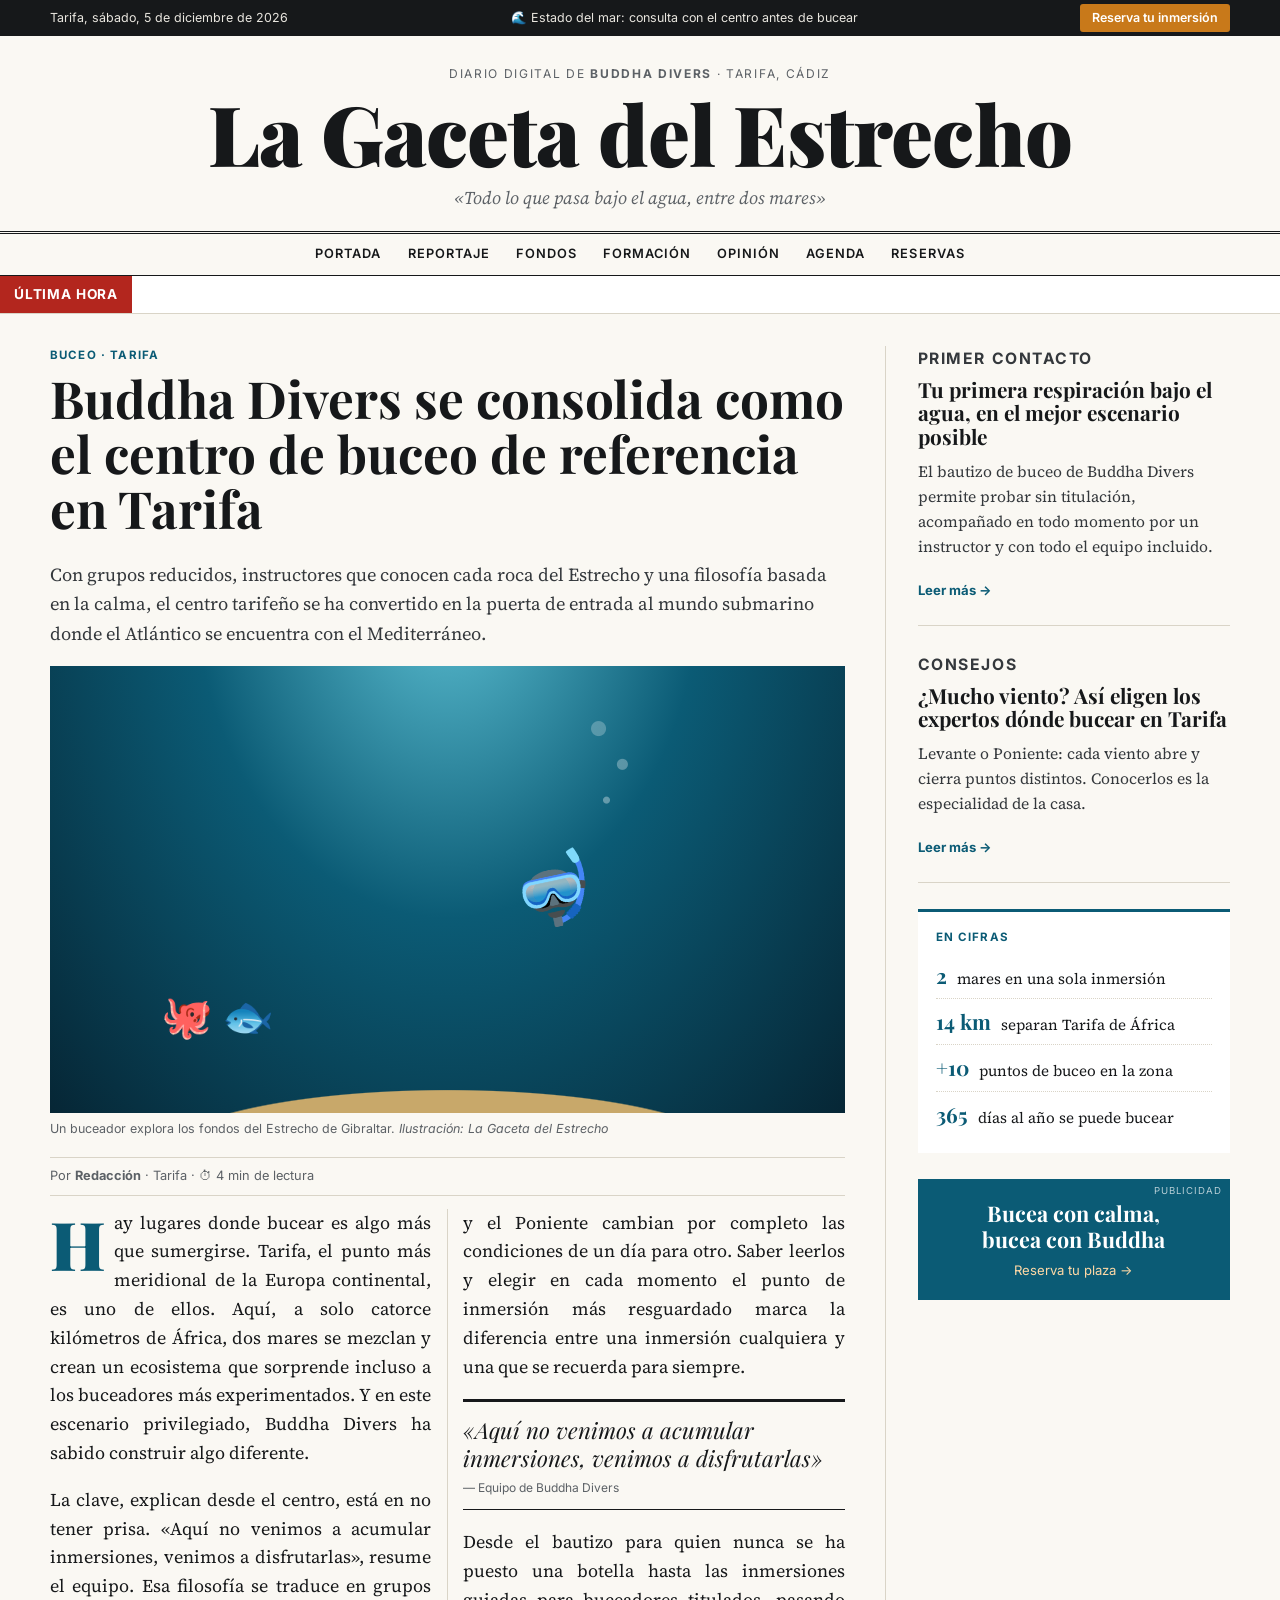
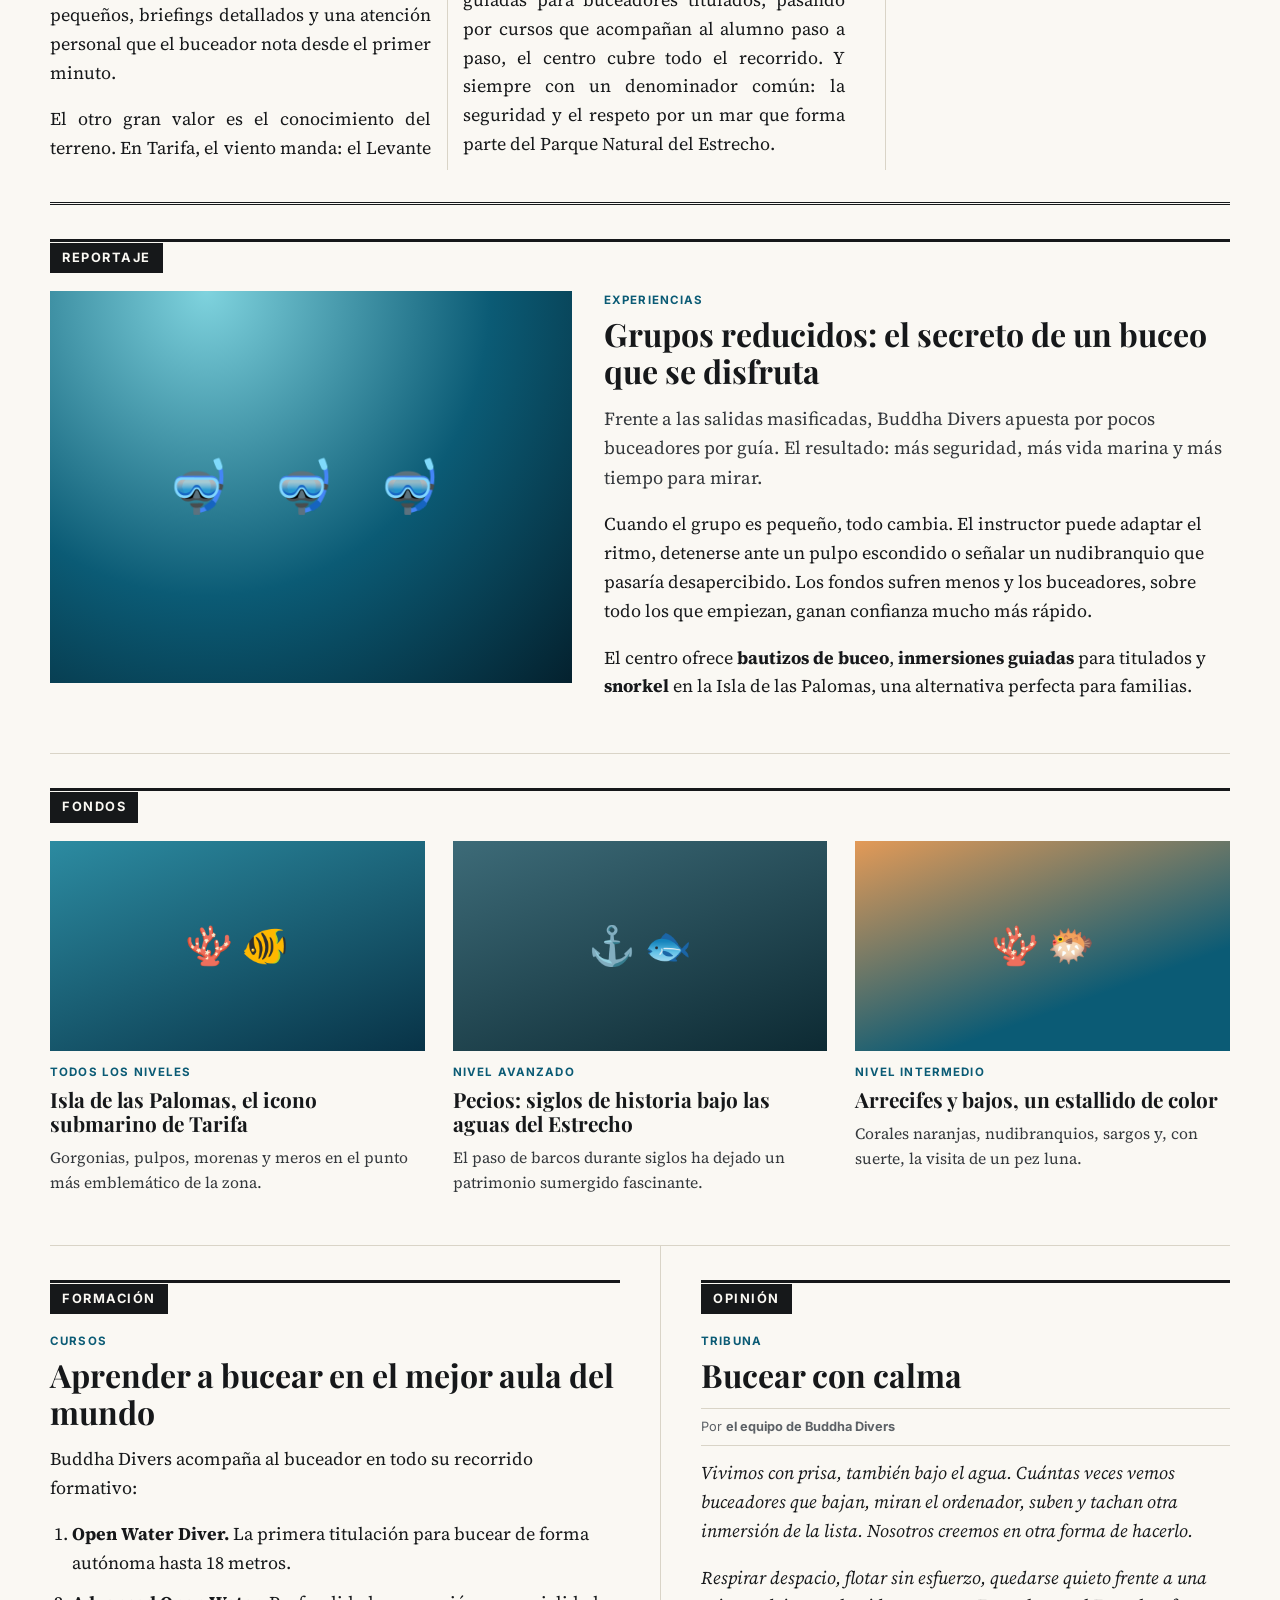
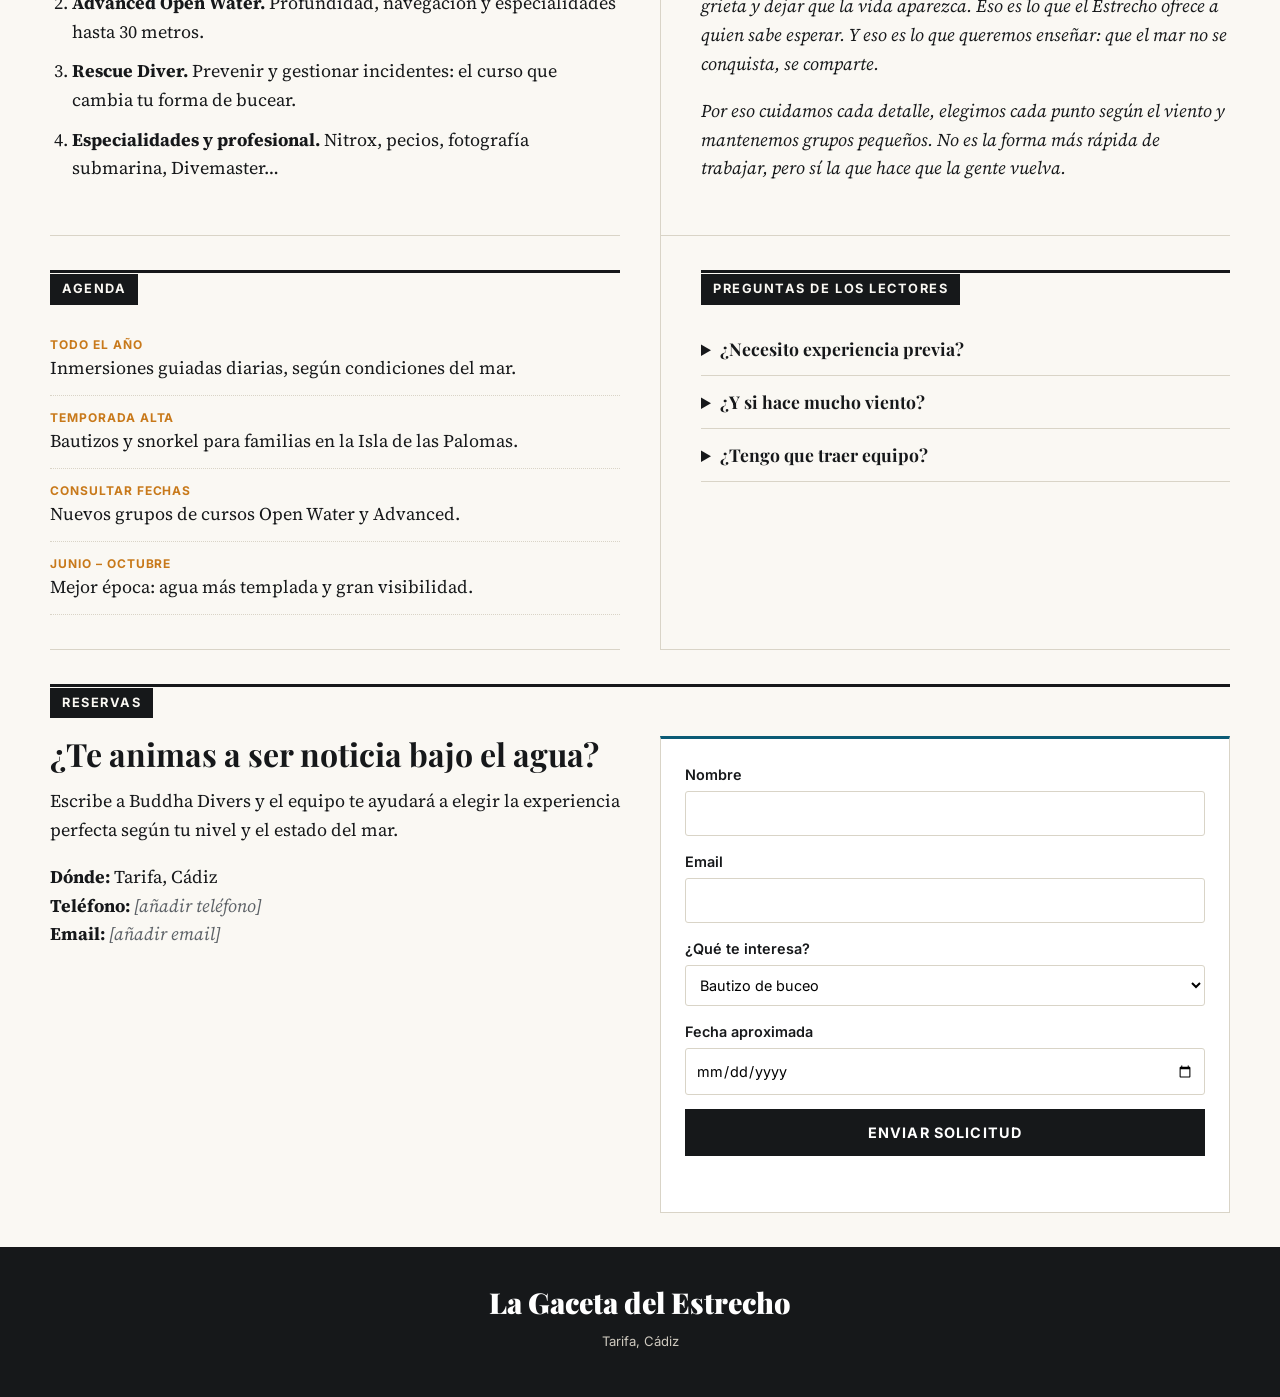
<file: index.html>
<!doctype html>
<html lang="es">
<head>
  <meta charset="utf-8">
  <meta name="viewport" content="width=device-width, initial-scale=1">
  <title>La Gaceta del Estrecho · Buddha Divers</title>
  <meta name="description" content="La Gaceta del Estrecho, el diario digital de Buddha Divers: noticias, reportajes y crónicas del centro de buceo de referencia en Tarifa.">
  <link rel="preconnect" href="https://fonts.googleapis.com">
  <link rel="preconnect" href="https://fonts.gstatic.com" crossorigin>
  <link href="https://fonts.googleapis.com/css2?family=Playfair+Display:ital,wght@0,700;0,900;1,700&family=Source+Serif+4:ital,opsz,wght@0,8..60,400;0,8..60,600;1,8..60,400&family=Inter:wght@500;600;700&display=swap" rel="stylesheet">
  <link rel="stylesheet" href="styles.css">
</head>
<body>

  <!-- BARRA SUPERIOR -->
  <div class="topbar">
    <div class="container topbar__inner">
      <span id="fecha">Tarifa</span>
      <span class="topbar__weather">🌊 Estado del mar: consulta con el centro antes de bucear</span>
      <a href="#reserva" class="topbar__cta">Reserva tu inmersión</a>
    </div>
  </div>

  <!-- CABECERA -->
  <header class="masthead">
    <div class="container">
      <p class="masthead__kicker">Diario digital de <strong>Buddha Divers</strong> · Tarifa, Cádiz</p>
      <h1 class="masthead__title"><a href="#top" id="top">La Gaceta del Estrecho</a></h1>
      <p class="masthead__motto">«Todo lo que pasa bajo el agua, entre dos mares»</p>
    </div>
    <nav class="sections" aria-label="Secciones">
      <div class="container sections__inner">
        <button class="sections__toggle" aria-expanded="false" aria-controls="menu">☰ Secciones</button>
        <ul id="menu">
          <li><a href="#portada">Portada</a></li>
          <li><a href="#reportaje">Reportaje</a></li>
          <li><a href="#fondos">Fondos</a></li>
          <li><a href="#formacion">Formación</a></li>
          <li><a href="#opinion">Opinión</a></li>
          <li><a href="#agenda">Agenda</a></li>
          <li><a href="#reserva">Reservas</a></li>
        </ul>
      </div>
    </nav>
  </header>

  <!-- TICKER -->
  <div class="ticker" aria-label="Última hora">
    <span class="ticker__label">Última hora</span>
    <div class="ticker__track">
      <p>
        Buddha Divers abre plazas para bautizos de buceo esta temporada &nbsp;•&nbsp;
        La Isla de las Palomas, de nuevo el punto favorito de los buceadores &nbsp;•&nbsp;
        Grupos reducidos: la apuesta del centro por un buceo sin masificación &nbsp;•&nbsp;
        Nuevos cursos de Open Water y Advanced en marcha &nbsp;•&nbsp;
      </p>
    </div>
  </div>

  <main class="container">

    <!-- PORTADA -->
    <section id="portada" class="front">
      <article class="lead-story">
        <p class="section-tag">Buceo · Tarifa</p>
        <h2 class="headline headline--xl">Buddha Divers se consolida como el centro de buceo de referencia en Tarifa</h2>
        <p class="standfirst">Con grupos reducidos, instructores que conocen cada roca del Estrecho y una filosofía basada en la calma, el centro tarifeño se ha convertido en la puerta de entrada al mundo submarino donde el Atlántico se encuentra con el Mediterráneo.</p>
        <figure class="figure figure--hero">
          <div class="art art--hero" role="img" aria-label="Ilustración: buceador sobre el fondo marino del Estrecho"></div>
          <figcaption>Un buceador explora los fondos del Estrecho de Gibraltar. <span>Ilustración: La Gaceta del Estrecho</span></figcaption>
        </figure>
        <p class="byline">Por <strong>Redacción</strong> · Tarifa · <span class="read">4 min de lectura</span></p>
        <div class="body columns">
          <p class="dropcap">Hay lugares donde bucear es algo más que sumergirse. Tarifa, el punto más meridional de la Europa continental, es uno de ellos. Aquí, a solo catorce kilómetros de África, dos mares se mezclan y crean un ecosistema que sorprende incluso a los buceadores más experimentados. Y en este escenario privilegiado, Buddha Divers ha sabido construir algo diferente.</p>
          <p>La clave, explican desde el centro, está en no tener prisa. «Aquí no venimos a acumular inmersiones, venimos a disfrutarlas», resume el equipo. Esa filosofía se traduce en grupos pequeños, briefings detallados y una atención personal que el buceador nota desde el primer minuto.</p>
          <p>El otro gran valor es el conocimiento del terreno. En Tarifa, el viento manda: el Levante y el Poniente cambian por completo las condiciones de un día para otro. Saber leerlos y elegir en cada momento el punto de inmersión más resguardado marca la diferencia entre una inmersión cualquiera y una que se recuerda para siempre.</p>
          <blockquote class="pullquote">«Aquí no venimos a acumular inmersiones, venimos a disfrutarlas»<cite>— Equipo de Buddha Divers</cite></blockquote>
          <p>Desde el bautizo para quien nunca se ha puesto una botella hasta las inmersiones guiadas para buceadores titulados, pasando por cursos que acompañan al alumno paso a paso, el centro cubre todo el recorrido. Y siempre con un denominador común: la seguridad y el respeto por un mar que forma parte del Parque Natural del Estrecho.</p>
        </div>
      </article>

      <aside class="side">
        <article class="brief">
          <p class="section-tag">Primer contacto</p>
          <h3 class="headline">Tu primera respiración bajo el agua, en el mejor escenario posible</h3>
          <p>El bautizo de buceo de Buddha Divers permite probar sin titulación, acompañado en todo momento por un instructor y con todo el equipo incluido.</p>
          <a href="#reserva" class="more">Leer más →</a>
        </article>
        <article class="brief">
          <p class="section-tag">Consejos</p>
          <h3 class="headline">¿Mucho viento? Así eligen los expertos dónde bucear en Tarifa</h3>
          <p>Levante o Poniente: cada viento abre y cierra puntos distintos. Conocerlos es la especialidad de la casa.</p>
          <a href="#opinion" class="more">Leer más →</a>
        </article>
        <div class="box box--numbers">
          <p class="section-tag">En cifras</p>
          <ul>
            <li><strong>2</strong> mares en una sola inmersión</li>
            <li><strong>14 km</strong> separan Tarifa de África</li>
            <li><strong>+10</strong> puntos de buceo en la zona</li>
            <li><strong>365</strong> días al año se puede bucear</li>
          </ul>
        </div>
        <a href="#reserva" class="ad">
          <span class="ad__label">Publicidad</span>
          <strong>Bucea con calma,<br>bucea con Buddha</strong>
          <span>Reserva tu plaza →</span>
        </a>
      </aside>
    </section>

    <!-- REPORTAJE -->
    <section id="reportaje" class="band">
      <header class="band__head"><h2>Reportaje</h2></header>
      <article class="feature">
        <div class="art art--feature" role="img" aria-label="Ilustración: grupo reducido de buceadores con su instructor"></div>
        <div>
          <p class="section-tag">Experiencias</p>
          <h3 class="headline headline--lg">Grupos reducidos: el secreto de un buceo que se disfruta</h3>
          <p class="standfirst">Frente a las salidas masificadas, Buddha Divers apuesta por pocos buceadores por guía. El resultado: más seguridad, más vida marina y más tiempo para mirar.</p>
          <p>Cuando el grupo es pequeño, todo cambia. El instructor puede adaptar el ritmo, detenerse ante un pulpo escondido o señalar un nudibranquio que pasaría desapercibido. Los fondos sufren menos y los buceadores, sobre todo los que empiezan, ganan confianza mucho más rápido.</p>
          <p>El centro ofrece <strong>bautizos de buceo</strong>, <strong>inmersiones guiadas</strong> para titulados y <strong>snorkel</strong> en la Isla de las Palomas, una alternativa perfecta para familias.</p>
        </div>
      </article>
    </section>

    <!-- FONDOS -->
    <section id="fondos" class="band">
      <header class="band__head"><h2>Fondos</h2></header>
      <div class="grid3">
        <article class="card">
          <div class="art art--a" role="img" aria-label="Ilustración: paredes con gorgonias"></div>
          <p class="section-tag">Todos los niveles</p>
          <h3 class="headline">Isla de las Palomas, el icono submarino de Tarifa</h3>
          <p>Gorgonias, pulpos, morenas y meros en el punto más emblemático de la zona.</p>
        </article>
        <article class="card">
          <div class="art art--b" role="img" aria-label="Ilustración: restos de un pecio"></div>
          <p class="section-tag">Nivel avanzado</p>
          <h3 class="headline">Pecios: siglos de historia bajo las aguas del Estrecho</h3>
          <p>El paso de barcos durante siglos ha dejado un patrimonio sumergido fascinante.</p>
        </article>
        <article class="card">
          <div class="art art--c" role="img" aria-label="Ilustración: arrecife con corales naranjas"></div>
          <p class="section-tag">Nivel intermedio</p>
          <h3 class="headline">Arrecifes y bajos, un estallido de color</h3>
          <p>Corales naranjas, nudibranquios, sargos y, con suerte, la visita de un pez luna.</p>
        </article>
      </div>
    </section>

    <!-- FORMACIÓN + OPINIÓN -->
    <div class="split">
      <section id="formacion" class="band">
        <header class="band__head"><h2>Formación</h2></header>
        <p class="section-tag">Cursos</p>
        <h3 class="headline headline--lg">Aprender a bucear en el mejor aula del mundo</h3>
        <p>Buddha Divers acompaña al buceador en todo su recorrido formativo:</p>
        <ol class="list">
          <li><strong>Open Water Diver.</strong> La primera titulación para bucear de forma autónoma hasta 18 metros.</li>
          <li><strong>Advanced Open Water.</strong> Profundidad, navegación y especialidades hasta 30 metros.</li>
          <li><strong>Rescue Diver.</strong> Prevenir y gestionar incidentes: el curso que cambia tu forma de bucear.</li>
          <li><strong>Especialidades y profesional.</strong> Nitrox, pecios, fotografía submarina, Divemaster…</li>
        </ol>
      </section>

      <section id="opinion" class="band opinion">
        <header class="band__head"><h2>Opinión</h2></header>
        <article>
          <p class="section-tag">Tribuna</p>
          <h3 class="headline headline--lg">Bucear con calma</h3>
          <p class="byline">Por <strong>el equipo de Buddha Divers</strong></p>
          <p>Vivimos con prisa, también bajo el agua. Cuántas veces vemos buceadores que bajan, miran el ordenador, suben y tachan otra inmersión de la lista. Nosotros creemos en otra forma de hacerlo.</p>
          <p>Respirar despacio, flotar sin esfuerzo, quedarse quieto frente a una grieta y dejar que la vida aparezca. Eso es lo que el Estrecho ofrece a quien sabe esperar. Y eso es lo que queremos enseñar: que el mar no se conquista, se comparte.</p>
          <p>Por eso cuidamos cada detalle, elegimos cada punto según el viento y mantenemos grupos pequeños. No es la forma más rápida de trabajar, pero sí la que hace que la gente vuelva.</p>
        </article>
      </section>
    </div>

    <!-- AGENDA + FAQ -->
    <div class="split">
      <section id="agenda" class="band">
        <header class="band__head"><h2>Agenda</h2></header>
        <ul class="agenda">
          <li><span class="agenda__when">Todo el año</span> Inmersiones guiadas diarias, según condiciones del mar.</li>
          <li><span class="agenda__when">Temporada alta</span> Bautizos y snorkel para familias en la Isla de las Palomas.</li>
          <li><span class="agenda__when">Consultar fechas</span> Nuevos grupos de cursos Open Water y Advanced.</li>
          <li><span class="agenda__when">Junio – octubre</span> Mejor época: agua más templada y gran visibilidad.</li>
        </ul>
      </section>

      <section class="band">
        <header class="band__head"><h2>Preguntas de los lectores</h2></header>
        <details>
          <summary>¿Necesito experiencia previa?</summary>
          <p>No. Con el bautizo puedes probar sin titulación, siempre acompañado por un instructor.</p>
        </details>
        <details>
          <summary>¿Y si hace mucho viento?</summary>
          <p>El centro elige las zonas más resguardadas según sople Levante o Poniente. Si no es seguro, se reprograma la inmersión.</p>
        </details>
        <details>
          <summary>¿Tengo que traer equipo?</summary>
          <p>No es necesario: hay equipo completo en alquiler, revisado y en perfecto estado.</p>
        </details>
      </section>
    </div>

    <!-- RESERVA -->
    <section id="reserva" class="band reserva">
      <header class="band__head"><h2>Reservas</h2></header>
      <div class="reserva__inner">
        <div>
          <h3 class="headline headline--lg">¿Te animas a ser noticia bajo el agua?</h3>
          <p>Escribe a Buddha Divers y el equipo te ayudará a elegir la experiencia perfecta según tu nivel y el estado del mar.</p>
          <ul class="contact">
            <li><strong>Dónde:</strong> Tarifa, Cádiz</li>
            <li><strong>Teléfono:</strong> <span class="placeholder">[añadir teléfono]</span></li>
            <li><strong>Email:</strong> <span class="placeholder">[añadir email]</span></li>
          </ul>
        </div>
        <form class="form" id="reserva-form" novalidate>
          <label>Nombre <input type="text" name="nombre" required autocomplete="name"></label>
          <label>Email <input type="email" name="email" required autocomplete="email"></label>
          <label>¿Qué te interesa?
            <select name="interes">
              <option>Bautizo de buceo</option>
              <option>Inmersiones guiadas</option>
              <option>Curso de buceo</option>
              <option>Snorkel</option>
            </select>
          </label>
          <label>Fecha aproximada <input type="date" name="fecha"></label>
          <button type="submit">Enviar solicitud</button>
          <p class="form__msg" role="status" aria-live="polite"></p>
        </form>
      </div>
    </section>
  </main>

  <footer class="footer">
    <div class="container">
      <p class="footer__title">La Gaceta del Estrecho</p>
      <p>Tarifa, Cádiz</p>
    </div>
  </footer>

  <script src="script.js"></script>
</body>
</html>
</file>
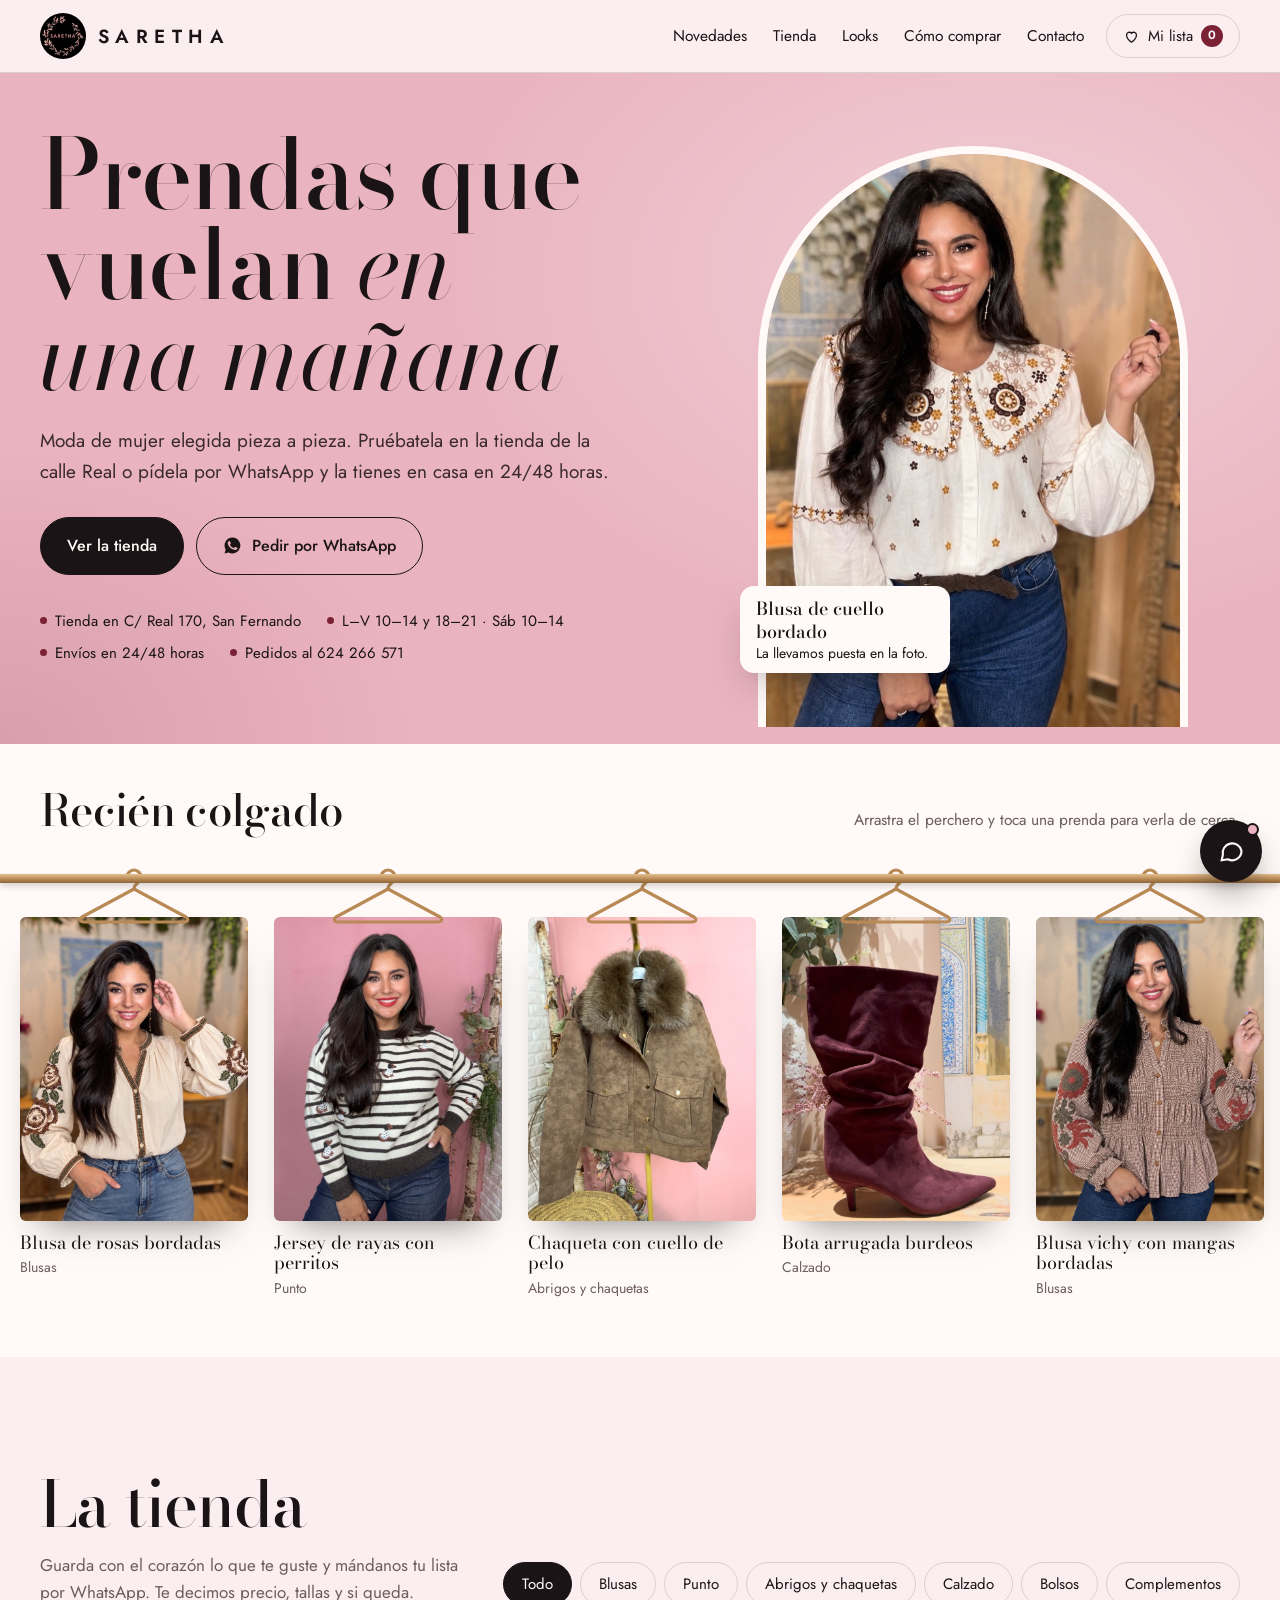
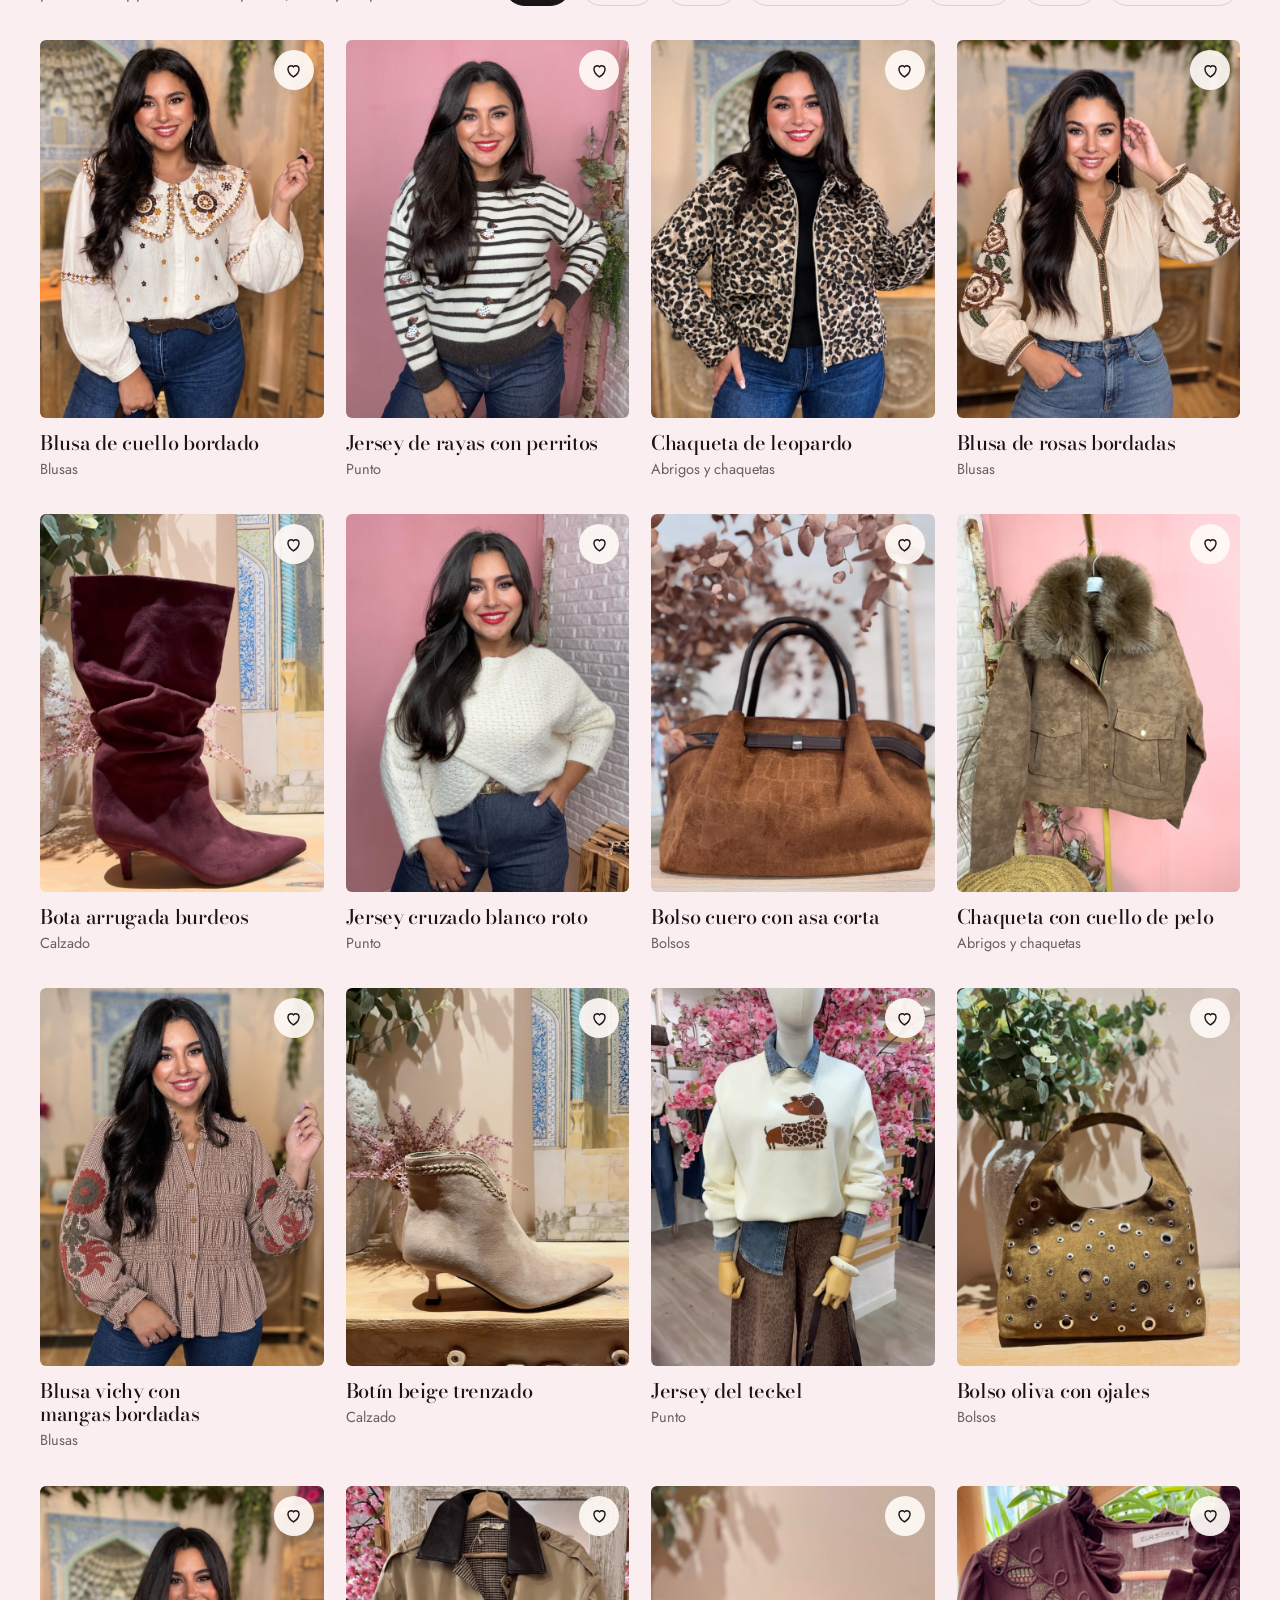
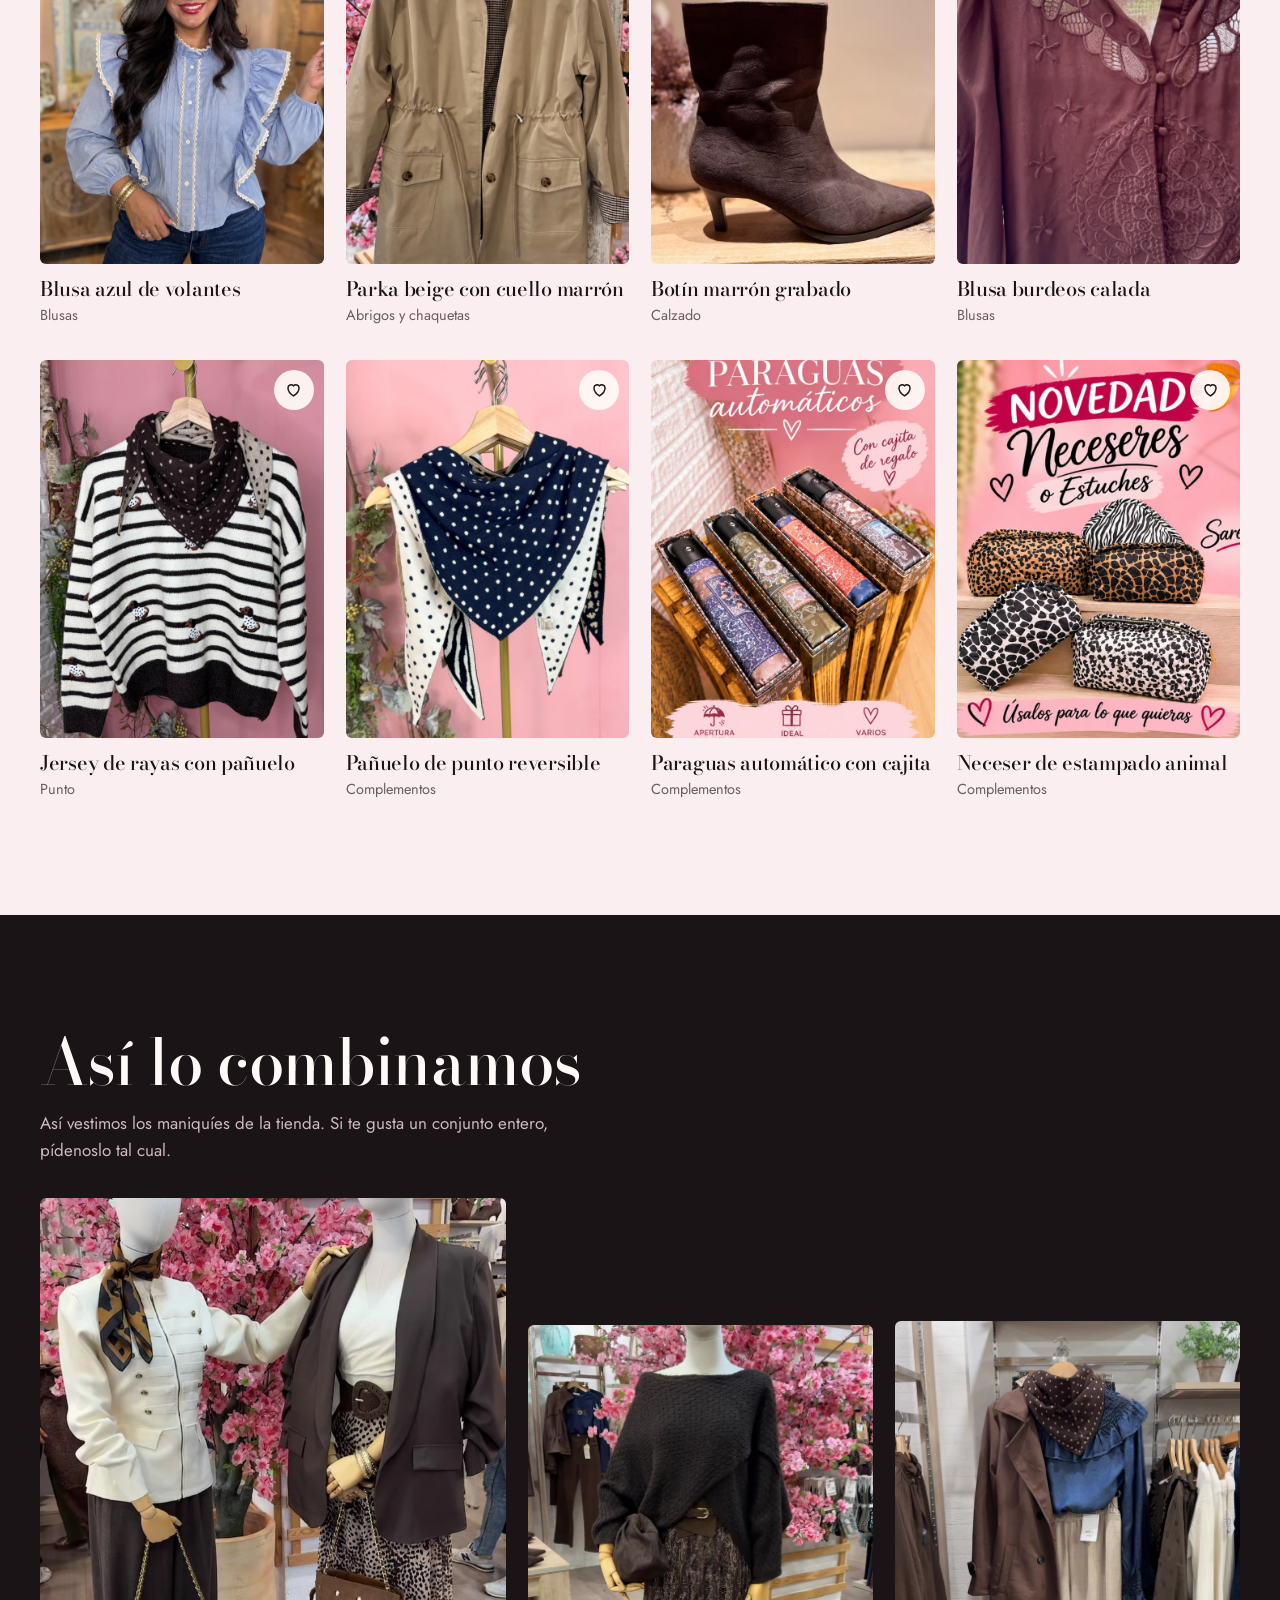
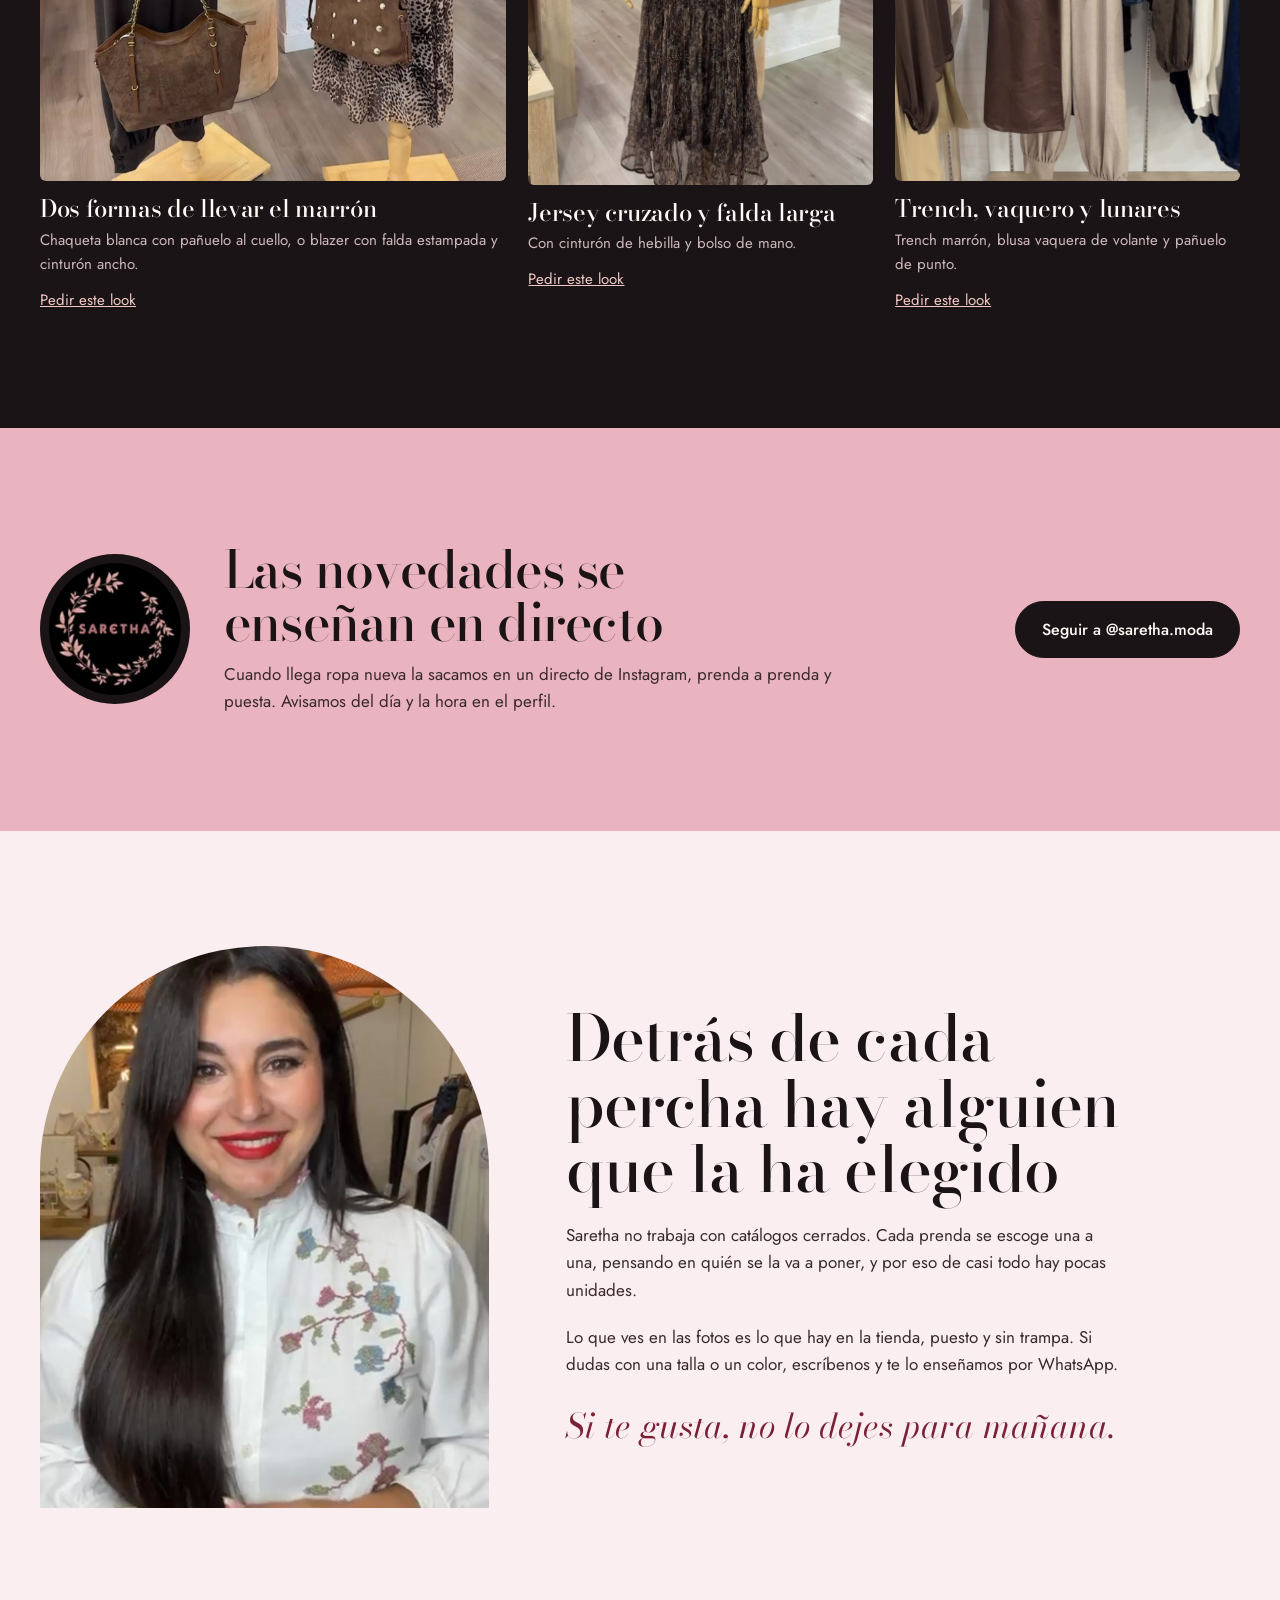
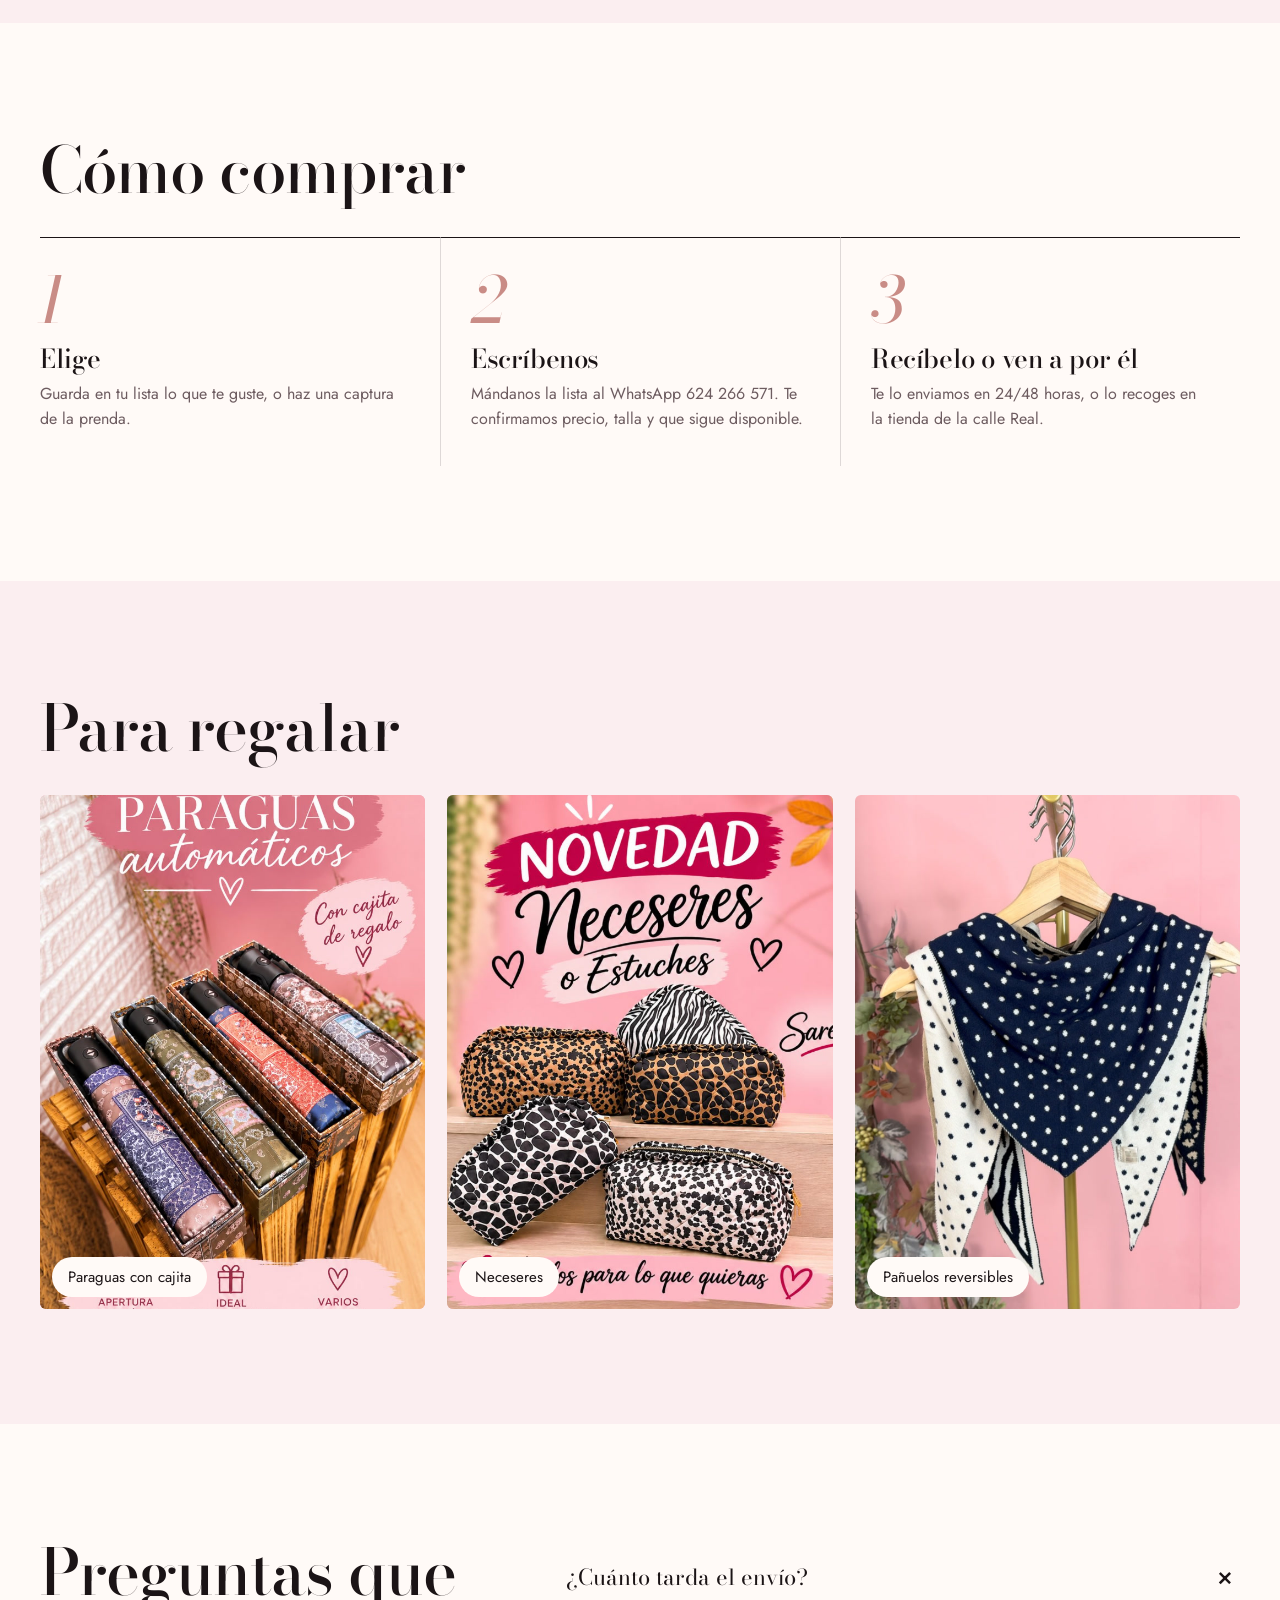
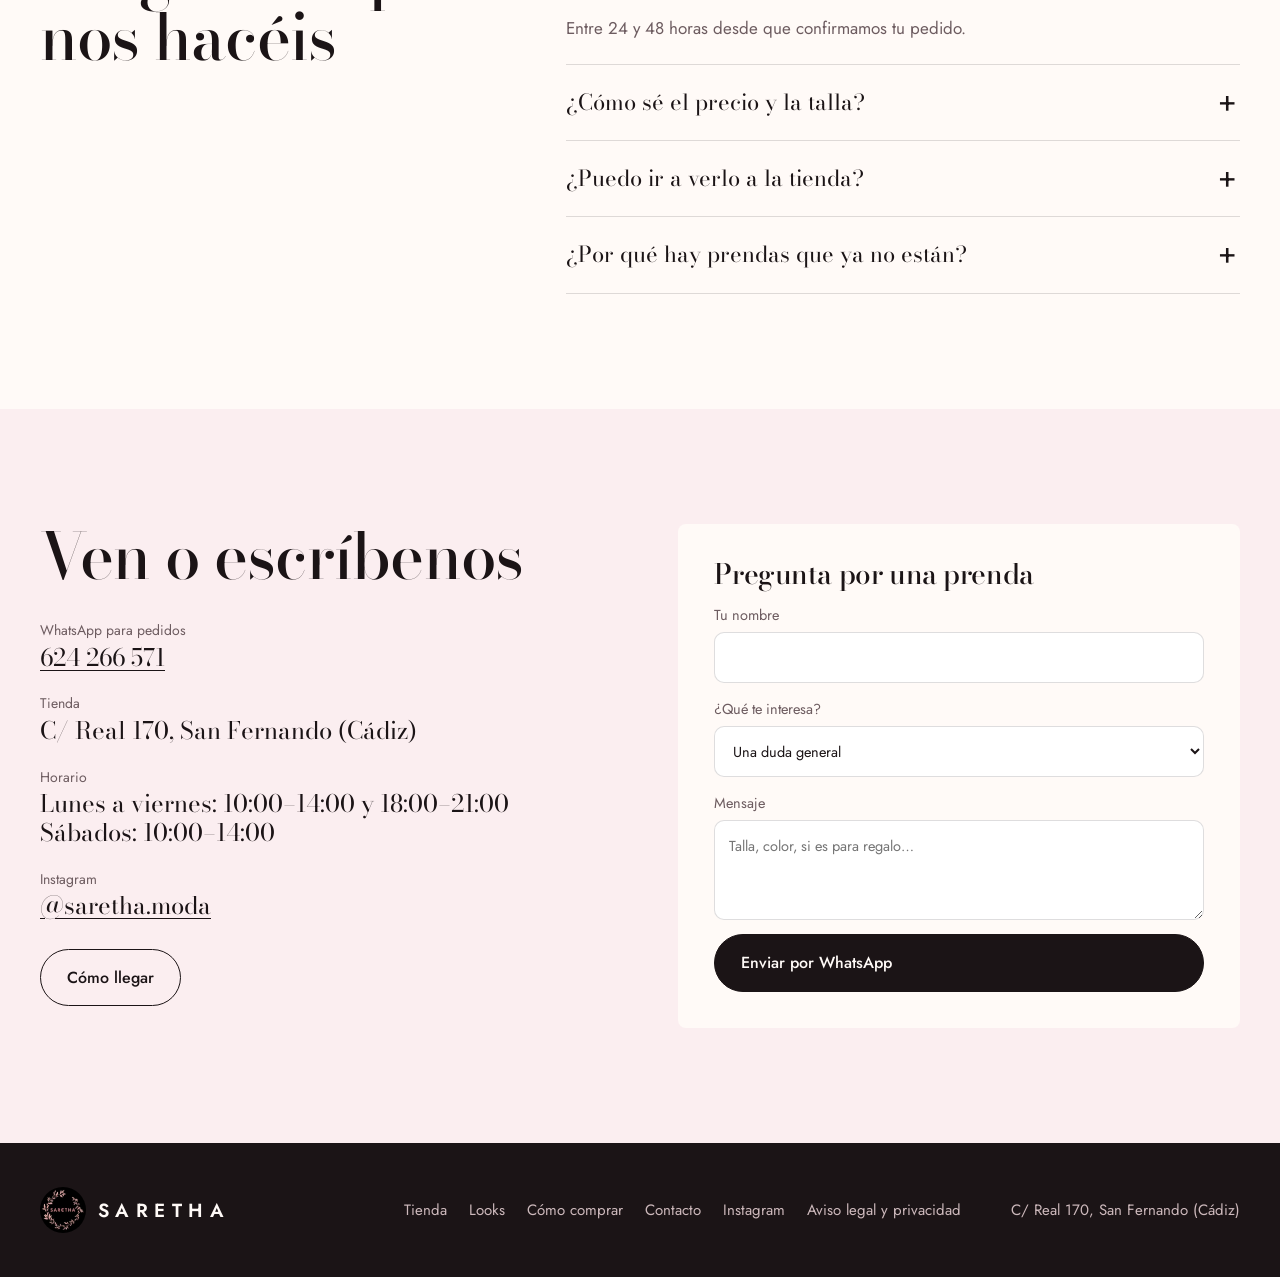
<file: saretha-web/index.html>
<!doctype html>
<html lang="es">
<head>
<meta charset="utf-8">
<meta name="viewport" content="width=device-width,initial-scale=1,viewport-fit=cover">
<title>Saretha · Moda de mujer en San Fernando (Cádiz)</title>
<meta name="description" content="Moda de mujer elegida pieza a pieza. Tienda en C/ Real 170, San Fernando (Cádiz). Pide por WhatsApp al 624 266 571 y recíbelo en 24/48 horas.">
<link rel="canonical" href="https://saretha.es/">
<meta name="theme-color" content="#1b1416">
<link rel="icon" href="img/logo.jpg" type="image/jpeg">
<link rel="apple-touch-icon" href="img/logo.jpg">
<meta property="og:type" content="website">
<meta property="og:locale" content="es_ES">
<meta property="og:site_name" content="Saretha">
<meta property="og:title" content="Saretha · Moda de mujer en San Fernando">
<meta property="og:description" content="Prendas elegidas pieza a pieza. Pruébatelas en la calle Real o pídelas por WhatsApp.">
<meta property="og:url" content="https://saretha.es/">
<meta property="og:image" content="https://saretha.es/img/blusa-cuello-bordado.jpg">
<script type="application/ld+json">{"@context":"https://schema.org","@type":"ClothingStore","name":"Saretha","url":"https://saretha.es/","image":"https://saretha.es/img/logo.jpg","telephone":"+34624266571","address":{"@type":"PostalAddress","streetAddress":"Calle Real 170","addressLocality":"San Fernando","addressRegion":"Cádiz","addressCountry":"ES"},"openingHoursSpecification":[{"@type":"OpeningHoursSpecification","dayOfWeek":["Monday","Tuesday","Wednesday","Thursday","Friday"],"opens":"10:00","closes":"14:00"},{"@type":"OpeningHoursSpecification","dayOfWeek":["Monday","Tuesday","Wednesday","Thursday","Friday"],"opens":"18:00","closes":"21:00"},{"@type":"OpeningHoursSpecification","dayOfWeek":"Saturday","opens":"10:00","closes":"14:00"}],"sameAs":["https://www.instagram.com/saretha.moda/"]}</script>
<link rel="preconnect" href="https://fonts.googleapis.com"><link rel="preconnect" href="https://fonts.gstatic.com" crossorigin>
<link rel="stylesheet" href="https://fonts.googleapis.com/css2?family=Bodoni+Moda:ital,opsz,wght@0,6..96,400..800;1,6..96,400..800&family=Jost:wght@400;500;600&display=swap">
<style>
/* Concepto: la tienda es un perchero. Una barra dorada cruza la portada y las prendas cuelgan y se mecen; el resto de la página es quieto, rosa pared y tinta. */
:root{
  --pared:#e9b3bf;      /* el rosa de su pared de fotos */
  --polvo:#fbeef0;      /* fondo general */
  --marfil:#fffaf7;
  --tinta:#1b1416;      /* el negro de su logo */
  --oro:#b98a56;        /* barra y perchas doradas */
  --rosaoro:#c98c86;    /* las hojas del logo */
  --burdeos:#7a2136;    /* botas, blusas, pintalabios */
  --gris:#6d5c60;
  --linea:rgba(27,20,22,.14);
  --disp:"Bodoni Moda","Didot","Times New Roman",serif;
  --text:"Jost","Century Gothic","Trebuchet MS",sans-serif;
  --pad-l:max(20px,env(safe-area-inset-left,0px));--pad-r:max(20px,env(safe-area-inset-right,0px));
  color-scheme:light;
}
*{box-sizing:border-box}
[hidden]{display:none!important}
html{scroll-behavior:smooth}
body{margin:0;background:var(--polvo);color:var(--tinta);font:400 17px/1.6 var(--text);overflow-x:hidden}
body::before{content:"";position:fixed;inset:0 0 auto;height:env(safe-area-inset-top,0px);z-index:60;background:var(--tinta)}
img{display:block;max-width:100%;height:auto}
a{color:inherit}
button{font:inherit;color:inherit;cursor:pointer}
:focus-visible{outline:3px solid var(--burdeos);outline-offset:3px}
h1,h2,h3{font-family:var(--disp);font-weight:500;line-height:1.02;letter-spacing:-.015em;margin:0;text-wrap:balance}
h2{font-size:clamp(34px,5.2vw,64px)}
p{margin:0}
.w{max-width:1240px;margin:0 auto;padding-left:var(--pad-l);padding-right:var(--pad-r)}
.btn{display:inline-flex;align-items:center;gap:10px;padding:15px 26px;border-radius:999px;border:1.5px solid var(--tinta);background:var(--tinta);color:var(--marfil);text-decoration:none;font-weight:500;font-size:16px;transition:transform .2s,background .2s}
.btn:hover{transform:translateY(-2px);background:var(--burdeos);border-color:var(--burdeos)}
.btn.claro{background:transparent;color:var(--tinta)}
.btn.claro:hover{background:var(--tinta);color:var(--marfil);border-color:var(--tinta)}
.btn svg{width:19px;height:19px;flex:none}
.aviso{background:var(--tinta);color:#f3d9d6;font-size:13.5px;text-align:center;padding:8px var(--pad-r) 8px var(--pad-l)}
.aviso b{color:#fff;font-weight:500}

/* cabecera */
.cab{position:sticky;top:env(safe-area-inset-top,0px);z-index:50;background:rgba(251,238,240,.9);-webkit-backdrop-filter:blur(12px);backdrop-filter:blur(12px);border-bottom:1px solid var(--linea)}
.cab .w{display:flex;align-items:center;gap:22px;height:72px}
.marca{display:flex;align-items:center;gap:12px;text-decoration:none;margin-right:auto}
.marca img{width:46px;height:46px;border-radius:50%;object-fit:cover}
.marca span{font:600 19px var(--text);letter-spacing:.34em}
.cab nav{display:flex;gap:26px}
.cab nav a{text-decoration:none;font-size:15.5px;position:relative;padding:6px 0}
.cab nav a::after{content:"";position:absolute;left:0;right:100%;bottom:0;height:1.5px;background:var(--burdeos);transition:right .25s}
.cab nav a:hover::after{right:0}
.lista-btn{display:inline-flex;align-items:center;gap:8px;background:none;border:1.5px solid var(--linea);border-radius:999px;padding:9px 16px;font-size:15px}
.lista-btn b{display:inline-grid;place-items:center;min-width:22px;height:22px;border-radius:50%;background:var(--burdeos);color:#fff;font-size:12px;font-weight:600}
.lista-btn svg{width:17px;height:17px}
.menu-btn{display:none;background:none;border:0;padding:8px}
.menu-btn i{display:block;width:24px;height:2px;background:var(--tinta);margin:5px 0}

/* portada */
.portada{position:relative;background:var(--pared);overflow:hidden}
.portada::before{content:"";position:absolute;inset:0;background:radial-gradient(900px 600px at 78% 30%,rgba(255,255,255,.34),transparent 65%),radial-gradient(700px 500px at 0% 100%,rgba(122,33,54,.14),transparent 60%)}
.portada .w{position:relative;display:grid;grid-template-columns:1.08fr .92fr;gap:40px;align-items:end;padding-top:56px}
.portada h1{font-size:clamp(46px,7.6vw,112px);font-weight:500;line-height:.93}
.portada h1 em{font-style:italic;font-weight:400}
.portada .txt{padding-bottom:64px}
.portada .txt p{font-size:19px;max-width:30em;margin-top:26px;color:#3a2a2e}
.portada .acc{display:flex;flex-wrap:wrap;gap:12px;margin-top:30px}
.datos{display:flex;flex-wrap:wrap;gap:8px 26px;margin-top:34px;padding:0;list-style:none;font-size:15px}
.datos li{display:flex;align-items:center;gap:8px}
.datos li::before{content:"";width:7px;height:7px;border-radius:50%;background:var(--burdeos)}
.arco{position:relative;justify-self:center;width:min(100%,430px)}
.arco img{width:100%;aspect-ratio:700/945;object-fit:cover;border-radius:999px 999px 0 0;border:8px solid var(--marfil);border-bottom:0}
.arco figcaption{position:absolute;left:-18px;bottom:54px;background:var(--marfil);border-radius:14px;padding:11px 16px;font-size:14px;line-height:1.3;box-shadow:0 18px 40px -18px rgba(27,20,22,.5);max-width:210px}
.arco figcaption b{display:block;font-family:var(--disp);font-size:18px;font-weight:500}

/* el perchero */
.perchero{background:var(--marfil);padding-block:0 26px;position:relative}
.perchero h2{font-size:clamp(28px,3.6vw,44px)}
.perchero .tit{display:flex;justify-content:space-between;align-items:end;gap:20px;flex-wrap:wrap;padding-top:44px}
.perchero .tit p{color:var(--gris);font-size:15.5px}
.barra-wrap{position:relative;margin-top:26px}
.barra{position:absolute;left:0;right:0;top:15px;height:9px;background:linear-gradient(180deg,#e4c08f,#b98a56 55%,#8d6538);box-shadow:0 3px 6px rgba(27,20,22,.18);z-index:2}
.rail{display:flex;gap:26px;overflow-x:auto;padding:0 var(--pad-r) 30px var(--pad-l);scroll-snap-type:x proximity;scrollbar-width:none;cursor:grab;-webkit-overflow-scrolling:touch}
.rail::-webkit-scrollbar{display:none}
.rail.arr{cursor:grabbing;scroll-snap-type:none}
.cuelga{flex:none;width:228px;scroll-snap-align:center;transform-origin:50% 18px;transform:rotate(var(--k,0deg));transition:transform .5s cubic-bezier(.2,.9,.3,1.3)}
.cuelga .mece{transform-origin:50% 18px;animation:mece 5.5s ease-in-out infinite alternate}
.cuelga:nth-child(2n) .mece{animation-duration:6.4s;animation-delay:-2s}
.cuelga:nth-child(3n) .mece{animation-duration:4.8s;animation-delay:-3.4s}
@keyframes mece{from{transform:rotate(-1.5deg)}to{transform:rotate(1.5deg)}}
.cuelga svg{display:block;margin:0 auto;width:120px;height:66px;position:relative;z-index:3}
.cuelga button{display:block;width:100%;padding:0;border:0;background:none;text-align:left;margin-top:-8px}
.cuelga img{width:100%;aspect-ratio:3/4;object-fit:cover;border-radius:6px;box-shadow:0 22px 34px -22px rgba(27,20,22,.55);pointer-events:none}
.cuelga span{display:block;font-family:var(--disp);font-size:18px;line-height:1.15;margin-top:12px}
.cuelga small{color:var(--gris);font-size:14px}

/* secciones */
.sec{padding-block:clamp(64px,9vw,120px)}
.cabsec{display:grid;grid-template-columns:1fr auto;gap:20px 40px;align-items:end;margin-bottom:34px}
.cabsec p{color:var(--gris);max-width:34em;margin-top:14px}
.chips{display:flex;flex-wrap:wrap;gap:8px}
.chips button{border:1.5px solid var(--linea);background:transparent;border-radius:999px;padding:9px 18px;font-size:15px;transition:background .2s,color .2s}
.chips button[aria-pressed="true"]{background:var(--tinta);color:var(--marfil);border-color:var(--tinta)}
.grid{display:grid;grid-template-columns:repeat(4,1fr);gap:34px 22px}
.prenda{position:relative;min-width:0}
.prenda .foto{display:block;width:100%;padding:0;border:0;background:var(--pared);border-radius:6px;overflow:hidden}
.prenda img{width:100%;aspect-ratio:3/4;object-fit:cover;transition:transform .6s cubic-bezier(.2,.7,.2,1)}
.prenda .foto:hover img{transform:scale(1.045)}
.prenda h3{font-size:20px;margin-top:13px;line-height:1.15}
.prenda p{font-size:14.5px;color:var(--gris);margin-top:3px}
.cora{position:absolute;right:10px;top:10px;width:40px;height:40px;border-radius:50%;border:0;background:rgba(255,250,247,.92);display:grid;place-items:center;transition:transform .2s}
.cora:hover{transform:scale(1.1)}
.cora svg{width:19px;height:19px;fill:none;stroke:var(--tinta);stroke-width:1.8}
.cora[aria-pressed="true"] svg{fill:var(--burdeos);stroke:var(--burdeos)}
.cora.pop{animation:pop .4s}
@keyframes pop{40%{transform:scale(1.35)}}

.looks{background:var(--tinta);color:var(--marfil)}
.looks .cabsec p{color:#cdb9bc}
.looks-g{display:grid;grid-template-columns:1.15fr .85fr .85fr;gap:22px;align-items:end}
.look img{width:100%;aspect-ratio:3/4;object-fit:cover;border-radius:6px}
.look:first-child img{aspect-ratio:4/5}
.look{display:flex;flex-direction:column}.look div{min-height:128px}.look h3{font-size:24px;margin-top:16px}
.look p{color:#cdb9bc;font-size:15px;margin-top:6px}
.look a{display:inline-block;margin-top:12px;color:#f0c9c4;font-size:15px}

.directo{background:var(--pared)}
.directo .w{display:grid;grid-template-columns:auto 1fr auto;gap:34px;align-items:center}
.sello{width:150px;height:150px;border-radius:50%;background:var(--tinta);display:grid;place-items:center;flex:none}
.sello img{width:132px;height:132px;border-radius:50%;object-fit:cover}
.directo h2{font-size:clamp(30px,4.2vw,52px)}
.directo p{margin-top:12px;max-width:36em;color:#3a2a2e}

.ella .w{display:grid;grid-template-columns:.8fr 1.2fr;gap:clamp(30px,6vw,90px);align-items:center}
.ella img{width:100%;aspect-ratio:4/5;object-fit:cover;object-position:50% 20%;border-radius:999px 999px 6px 6px}
.ella p{margin-top:20px;color:#3a2a2e;max-width:33em}
.ella .lema{margin:28px 0 0;max-width:none;font:italic 400 clamp(24px,3vw,34px)/1.2 var(--disp);color:var(--burdeos)}

.pasos{background:var(--marfil)}
.pasos ol{list-style:none;margin:0;padding:0;display:grid;grid-template-columns:repeat(3,1fr);gap:0}
.pasos li{padding:30px 30px 34px 0;border-top:1.5px solid var(--tinta);counter-increment:p}
.pasos li+li{padding-left:30px;border-left:1px solid var(--linea)}
.pasos li::before{content:counter(p);font:italic 400 64px/1 var(--disp);color:var(--rosaoro)}
.pasos h3{font-size:26px;margin-top:14px}
.pasos p{color:var(--gris);margin-top:8px;font-size:16px}

.regalo .w{display:grid;grid-template-columns:1fr 1fr 1fr;gap:22px}
.regalo .t{grid-column:1/-1;margin-bottom:12px}
.reg{position:relative;border-radius:6px;overflow:hidden;padding:0;border:0;background:var(--pared);text-align:left}
.reg img{width:100%;aspect-ratio:3/4;object-fit:cover}
.reg span{position:absolute;left:12px;bottom:12px;background:var(--marfil);border-radius:999px;padding:8px 16px;font-size:15px}

.faq{background:var(--marfil)}
.faq .w{display:grid;grid-template-columns:.8fr 1.2fr;gap:clamp(30px,6vw,90px)}
details{border-bottom:1px solid var(--linea)}
summary{list-style:none;cursor:pointer;padding:20px 40px 20px 0;font-family:var(--disp);font-size:22px;position:relative}
summary::-webkit-details-marker{display:none}
summary::after{content:"+";position:absolute;right:4px;top:14px;font:400 30px var(--text);transition:transform .25s}
details[open] summary::after{transform:rotate(45deg)}
details p{padding:0 40px 22px 0;color:var(--gris)}

.contacto .w{display:grid;grid-template-columns:1fr 1fr;gap:clamp(30px,6vw,80px)}
.contacto dl{margin:30px 0 0;display:grid;gap:20px}
.contacto dt{font-size:14px;color:var(--gris)}
.contacto dd{margin:2px 0 0;font-family:var(--disp);font-size:24px;line-height:1.2}
.contacto dd a{text-decoration-thickness:1px;text-underline-offset:4px}
.form{background:var(--marfil);border-radius:8px;padding:clamp(22px,3vw,36px);display:grid;gap:14px;align-content:start}
.form h3{font-size:28px}
.form label{font-size:14.5px;color:var(--gris);display:grid;gap:6px}
.form input,.form textarea,.form select{font:inherit;color:var(--tinta);background:#fff;border:1.5px solid var(--linea);border-radius:10px;padding:13px 14px;width:100%}
.form textarea{min-height:100px;resize:vertical}

.pie{background:var(--tinta);color:#cdb9bc;font-size:15px;padding-block:44px}
.pie .w{display:flex;flex-wrap:wrap;gap:20px 50px;align-items:center;justify-content:space-between}
.pie .marca span{color:var(--marfil)}
.pie a{text-decoration:none}.pie a:hover{color:#fff}
.pie nav{display:flex;flex-wrap:wrap;gap:8px 22px}

/* ficha y lista */
dialog{border:0;padding:0;background:var(--marfil);color:var(--tinta);border-radius:10px;max-width:min(940px,calc(100vw - 28px));width:100%;max-height:calc(100dvh - 28px)}
dialog::backdrop{background:rgba(27,20,22,.62)}
.ficha{display:grid;grid-template-columns:1fr 1fr}
.ficha img{width:100%;height:100%;max-height:calc(100dvh - 28px);object-fit:cover;border-radius:10px 0 0 10px}
.ficha .info{padding:clamp(22px,3.4vw,44px);display:flex;flex-direction:column;gap:14px;overflow:auto}
.ficha .cat{font-size:14.5px;color:var(--burdeos)}
.ficha h3{font-size:clamp(28px,3.4vw,40px)}
.ficha .nota{font-size:15px;color:var(--gris);border-top:1px solid var(--linea);padding-top:14px}
.ficha .acc{display:flex;flex-wrap:wrap;gap:10px;margin-top:auto;padding-top:10px}
.cerrar{position:absolute;right:12px;top:12px;width:42px;height:42px;border-radius:50%;border:0;background:rgba(255,250,247,.95);font-size:24px;line-height:1;z-index:2}
#lista{max-width:min(520px,calc(100vw - 28px))}
#lista .in{padding:28px}
#lista h3{font-size:32px}
#lista ul{list-style:none;margin:20px 0;padding:0;display:grid;gap:12px}
#lista li{display:grid;grid-template-columns:64px 1fr auto;gap:14px;align-items:center}
#lista li img{width:64px;height:84px;object-fit:cover;border-radius:5px}
#lista li b{font-family:var(--disp);font-weight:500;font-size:18px;line-height:1.15}
#lista li button{background:none;border:0;color:var(--gris);font-size:14px;text-decoration:underline}
#lista .vacia{color:var(--gris);margin:18px 0}

/* asistente */
.flot{position:fixed;right:calc(18px + env(safe-area-inset-right,0px));bottom:calc(18px + env(safe-area-inset-bottom,0px));z-index:70;width:62px;height:62px;border-radius:50%;border:0;background:var(--tinta);color:var(--marfil);display:grid;place-items:center;box-shadow:0 16px 34px -12px rgba(27,20,22,.7)}
.flot svg{width:28px;height:28px}
.flot i{position:absolute;right:3px;top:3px;width:13px;height:13px;border-radius:50%;background:var(--pared);border:2px solid var(--tinta)}
.chat{position:fixed;right:calc(18px + env(safe-area-inset-right,0px));bottom:calc(92px + env(safe-area-inset-bottom,0px));z-index:71;width:370px;max-width:calc(100vw - 28px);height:min(560px,calc(100dvh - 120px));background:var(--marfil);border-radius:16px;box-shadow:0 30px 70px -20px rgba(27,20,22,.6);display:flex;flex-direction:column;overflow:hidden}
.chat header{background:var(--tinta);color:var(--marfil);padding:14px 16px;display:flex;align-items:center;gap:12px}
.chat header img{width:40px;height:40px;border-radius:50%}
.chat header b{display:block;font-weight:500}.chat header small{color:#cdb9bc;font-size:13px}
.chat header button{margin-left:auto;background:none;border:0;color:#fff;font-size:26px;line-height:1}
.msgs{flex:1;overflow:auto;padding:16px;display:flex;flex-direction:column;gap:10px;font-size:15.5px}
.m{max-width:86%;padding:10px 14px;border-radius:16px;line-height:1.45;white-space:pre-line}
.m.bot{background:#f6e3e6;border-bottom-left-radius:4px;align-self:flex-start}
.m.yo{background:var(--tinta);color:var(--marfil);border-bottom-right-radius:4px;align-self:flex-end}
.m a{color:var(--burdeos);font-weight:500}
.rap{display:flex;flex-wrap:wrap;gap:6px}
.rap button{border:1.5px solid var(--linea);background:#fff;border-radius:999px;padding:7px 13px;font-size:14px}
.esc i{display:inline-block;width:6px;height:6px;border-radius:50%;background:var(--gris);margin-right:3px;animation:esc 1s infinite}
.esc i:nth-child(2){animation-delay:.15s}.esc i:nth-child(3){animation-delay:.3s}
@keyframes esc{50%{opacity:.25;transform:translateY(-3px)}}
.chat form{display:flex;gap:8px;padding:12px;border-top:1px solid var(--linea)}
.chat input{flex:1;min-width:0;font:inherit;border:1.5px solid var(--linea);border-radius:999px;padding:11px 16px;background:#fff;color:var(--tinta)}
.chat form button{border:0;background:var(--tinta);color:#fff;border-radius:50%;width:44px;height:44px;flex:none}

@media (max-width:1000px){
  .grid{grid-template-columns:repeat(3,1fr)}
  .cab nav{display:none;position:absolute;left:0;right:0;top:72px;background:var(--polvo);flex-direction:column;gap:0;border-bottom:1px solid var(--linea)}
  .cab nav.ab{display:flex}
  .cab nav a{padding:15px var(--pad-l);border-top:1px solid var(--linea)}
  .cab nav a::after{display:none}
  .menu-btn{display:block}
  .looks-g{grid-template-columns:1fr 1fr}.look:first-child{grid-column:1/-1}.look:first-child img{aspect-ratio:16/11;object-position:50% 20%}
}
@media (max-width:760px){
  body{font-size:16px}
  .cab .w{gap:10px;height:64px}.cab nav{top:64px}
  .marca span{font-size:16px;letter-spacing:.26em}.marca img{width:40px;height:40px}
  .lista-btn{padding:8px 12px}.lista-btn em{display:none}
  .portada .w{grid-template-columns:1fr;gap:26px;padding-top:36px}
  .portada .txt{padding-bottom:0}
  .arco{width:min(86%,340px)}.arco figcaption{left:-8px;bottom:26px}
  .cabsec{grid-template-columns:1fr}
  .grid{grid-template-columns:repeat(2,1fr);gap:26px 14px}
  .prenda h3{font-size:17px}
  .cuelga{width:190px}
  .directo .w,.ella .w,.faq .w,.contacto .w{grid-template-columns:1fr}
  .sello{width:110px;height:110px}.sello img{width:96px;height:96px}
  .pasos ol{grid-template-columns:1fr}.pasos li+li{padding-left:0;border-left:0}
  .regalo .w{grid-template-columns:1fr 1fr}.regalo .reg:last-child{grid-column:1/-1}.regalo .reg:last-child img{aspect-ratio:16/11}
  .ficha{grid-template-columns:1fr}.ficha img{border-radius:10px 10px 0 0;max-height:46dvh}
  .looks-g{grid-template-columns:1fr}
}
@media (prefers-reduced-motion:reduce){*{animation:none!important;transition:none!important;scroll-behavior:auto!important}}
</style>
</head>
<body>


<header class="cab">
  <div class="w">
    <a class="marca" href="#inicio"><img src="img/logo.jpg" alt="Logo de Saretha" width="46" height="46"><span>SARETHA</span></a>
    <nav id="nav">
      <a href="#perchero">Novedades</a><a href="#tienda">Tienda</a><a href="#looks">Looks</a><a href="#comprar">Cómo comprar</a><a href="#contacto">Contacto</a>
    </nav>
    <button class="lista-btn" id="abreLista" type="button" aria-label="Abrir mi lista"><svg viewBox="0 0 24 24" fill="none" stroke="currentColor" stroke-width="1.8"><path d="M12 20s-7-4.4-7-10a4 4 0 0 1 7-2.6A4 4 0 0 1 19 10c0 5.600-7 10-7 10Z"/></svg><em style="font-style:normal">Mi lista</em><b id="nLista">0</b></button>
    <button class="menu-btn" id="menuBtn" type="button" aria-label="Abrir menú"><i></i><i></i><i></i></button>
  </div>
</header>

<main id="inicio">
<section class="portada">
  <div class="w">
    <div class="txt">
      <h1>Prendas que vuelan <em>en una mañana</em></h1>
      <p>Moda de mujer elegida pieza a pieza. Pruébatela en la tienda de la calle Real o pídela por WhatsApp y la tienes en casa en 24/48 horas.</p>
      <div class="acc">
        <a class="btn" href="#tienda">Ver la tienda</a>
        <a class="btn claro" data-wa="Hola Saretha, vengo de la web y quiero hacer un pedido." href="#"><svg viewBox="0 0 24 24" fill="currentColor"><path d="M12 2a10 10 0 0 0-8.600 15.100L2 22l5-1.300A10 10 0 1 0 12 2Zm5.800 14.200c-.2.700-1.400 1.300-2 1.400-.5 0-1.100.2-3.600-.8-3-1.200-5-4.300-5.100-4.500-.2-.2-1.200-1.600-1.200-3s.800-2.200 1-2.500c.3-.3.600-.4.800-.4h.600c.2 0 .4 0 .6.500l.9 2.100c.1.200.1.400 0 .6l-.4.6-.4.5c-.2.2-.3.4-.1.7.2.300.8 1.400 1.800 2.200 1.200 1.100 2.300 1.400 2.600 1.600.3.100.5.100.7-.1l1-1.200c.2-.3.4-.2.7-.1l2 1c.3.100.5.200.6.300.1.200.1.800-.1 1.500Z"/></svg>Pedir por WhatsApp</a>
      </div>
      <ul class="datos"><li>Tienda en C/ Real 170, San Fernando</li><li>L–V 10–14 y 18–21 · Sáb 10–14</li><li>Envíos en 24/48 horas</li><li>Pedidos al 624 266 571</li></ul>
    </div>
    <figure class="arco">
      <img src="img/blusa-cuello-bordado.jpg" alt="Blusa blanca con cuello grande bordado, con vaqueros" width="700" height="945">
      <figcaption><b>Blusa de cuello bordado</b>La llevamos puesta en la foto.</figcaption>
    </figure>
  </div>
</section>

<section class="perchero" id="perchero">
  <div class="w tit">
    <h2>Recién colgado</h2>
    <p>Arrastra el perchero y toca una prenda para verla de cerca.</p>
  </div>
  <div class="barra-wrap">
    <div class="barra" aria-hidden="true"></div>
    <div class="rail" id="rail"></div>
  </div>
</section>

<section class="sec" id="tienda">
  <div class="w">
    <div class="cabsec">
      <div><h2>La tienda</h2><p>Guarda con el corazón lo que te guste y mándanos tu lista por WhatsApp. Te decimos precio, tallas y si queda.</p></div>
      <div class="chips" id="chips" role="group" aria-label="Filtrar por tipo de prenda"></div>
    </div>
    <div class="grid" id="grid"></div>
  </div>
</section>

<section class="sec looks" id="looks">
  <div class="w">
    <div class="cabsec"><div><h2>Así lo combinamos</h2><p>Así vestimos los maniquíes de la tienda. Si te gusta un conjunto entero, pídenoslo tal cual.</p></div></div>
    <div class="looks-g">
      <article class="look"><img src="img/maniquies.jpg" alt="Dos maniquíes: chaqueta blanca con pañuelo y bolso marrón, y blazer oscura con falda de lunares" loading="lazy"><div><h3>Dos formas de llevar el marrón</h3><p>Chaqueta blanca con pañuelo al cuello, o blazer con falda estampada y cinturón ancho.</p><a data-wa="Hola Saretha, me gusta el look de los dos maniquíes con bolsos marrones. ¿Me dais precio y tallas?" href="#">Pedir este look</a></div></article>
      <article class="look"><img src="img/look-negro.jpg" alt="Maniquí con jersey negro cruzado, cinturón y falda larga estampada" loading="lazy"><div><h3>Jersey cruzado y falda larga</h3><p>Con cinturón de hebilla y bolso de mano.</p><a data-wa="Hola Saretha, me gusta el look del jersey negro cruzado con falda larga. ¿Me dais precio y tallas?" href="#">Pedir este look</a></div></article>
      <article class="look"><img src="img/look-trench.jpg" alt="Percha con trench marrón, blusa vaquera, pañuelo de lunares y pantalón beige" loading="lazy"><div><h3>Trench, vaquero y lunares</h3><p>Trench marrón, blusa vaquera de volante y pañuelo de punto.</p><a data-wa="Hola Saretha, me gusta el look del trench marrón con la blusa vaquera. ¿Me dais precio y tallas?" href="#">Pedir este look</a></div></article>
    </div>
  </div>
</section>

<section class="sec directo">
  <div class="w">
    <div class="sello"><img src="img/logo.jpg" alt="" width="132" height="132"></div>
    <div><h2>Las novedades se enseñan en directo</h2><p>Cuando llega ropa nueva la sacamos en un directo de Instagram, prenda a prenda y puesta. Avisamos del día y la hora en el perfil.</p></div>
    <a class="btn" href="https://www.instagram.com/saretha.moda/" target="_blank" rel="noopener">Seguir a @saretha.moda</a>
  </div>
</section>

<section class="sec ella">
  <div class="w">
    <img src="img/ella-tienda.jpg" alt="La dueña de Saretha en la tienda, con una camisa blanca bordada" loading="lazy">
    <div>
      <h2>Detrás de cada percha hay alguien que la ha elegido</h2>
      <p>Saretha no trabaja con catálogos cerrados. Cada prenda se escoge una a una, pensando en quién se la va a poner, y por eso de casi todo hay pocas unidades.</p>
      <p>Lo que ves en las fotos es lo que hay en la tienda, puesto y sin trampa. Si dudas con una talla o un color, escríbenos y te lo enseñamos por WhatsApp.</p>
      <p class="lema">Si te gusta, no lo dejes para mañana.</p>
    </div>
  </div>
</section>

<section class="sec pasos" id="comprar">
  <div class="w">
    <div class="cabsec"><div><h2>Cómo comprar</h2></div></div>
    <ol>
      <li><h3>Elige</h3><p>Guarda en tu lista lo que te guste, o haz una captura de la prenda.</p></li>
      <li><h3>Escríbenos</h3><p>Mándanos la lista al WhatsApp 624 266 571. Te confirmamos precio, talla y que sigue disponible.</p></li>
      <li><h3>Recíbelo o ven a por él</h3><p>Te lo enviamos en 24/48 horas, o lo recoges en la tienda de la calle Real.</p></li>
    </ol>
  </div>
</section>

<section class="sec regalo">
  <div class="w">
    <div class="t"><h2>Para regalar</h2></div>
    <button class="reg" type="button" data-p="paraguas"><img src="img/paraguas.jpg" alt="Paraguas automáticos estampados, cada uno en su cajita" loading="lazy"><span>Paraguas con cajita</span></button>
    <button class="reg" type="button" data-p="neceseres"><img src="img/neceseres.jpg" alt="Neceseres acolchados con estampado animal" loading="lazy"><span>Neceseres</span></button>
    <button class="reg" type="button" data-p="panuelo-lunares"><img src="img/panuelo-lunares.jpg" alt="Pañuelo de punto reversible de lunares en una percha" loading="lazy"><span>Pañuelos reversibles</span></button>
  </div>
</section>

<section class="sec faq">
  <div class="w">
    <h2>Preguntas que nos hacéis</h2>
    <div>
      <details open><summary>¿Cuánto tarda el envío?</summary><p>Entre 24 y 48 horas desde que confirmamos tu pedido.</p></details>
      <details><summary>¿Cómo sé el precio y la talla?</summary><p>Escríbenos por WhatsApp con la prenda que te gusta. Te decimos el precio, las tallas que quedan y cómo talla.</p></details>
      <details><summary>¿Puedo ir a verlo a la tienda?</summary><p>Sí. Estamos en la calle Real 170, en San Fernando (Cádiz). Abrimos de lunes a viernes de 10:00 a 14:00 y de 18:00 a 21:00, y los sábados de 10:00 a 14:00. Si vienes a por algo concreto, escríbenos antes para confirmar que sigue disponible.</p></details>
      <details><summary>¿Por qué hay prendas que ya no están?</summary><p>Traemos pocas unidades de cada modelo. Cuando se acaban, salen de la web.</p></details>
    </div>
  </div>
</section>

<section class="sec contacto" id="contacto">
  <div class="w">
    <div>
      <h2>Ven o escríbenos</h2>
      <dl>
        <div><dt>WhatsApp para pedidos</dt><dd><a data-wa="Hola Saretha, vengo de la web." href="#">624 266 571</a></dd></div>
        <div><dt>Tienda</dt><dd>C/ Real 170, San Fernando (Cádiz)</dd></div>
        <div><dt>Horario</dt><dd>Lunes a viernes: 10:00–14:00 y 18:00–21:00<br>Sábados: 10:00–14:00</dd></div>
        <div><dt>Instagram</dt><dd><a href="https://www.instagram.com/saretha.moda/" target="_blank" rel="noopener">@saretha.moda</a></dd></div>
      </dl>
      <p style="margin-top:28px"><a class="btn claro" href="https://www.google.com/maps/search/?api=1&query=Calle+Real+170+San+Fernando+C%C3%A1diz" target="_blank" rel="noopener">Cómo llegar</a></p>
    </div>
    <form class="form" id="form">
      <h3>Pregunta por una prenda</h3>
      <label for="f-nombre">Tu nombre<input id="f-nombre" autocomplete="given-name" required></label>
      <label for="f-prenda">¿Qué te interesa?<select id="f-prenda"></select></label>
      <label for="f-msg">Mensaje<textarea id="f-msg" placeholder="Talla, color, si es para regalo…"></textarea></label>
      <button class="btn" type="submit">Enviar por WhatsApp</button>
    </form>
  </div>
</section>
</main>

<footer class="pie">
  <div class="w">
    <a class="marca" href="#inicio"><img src="img/logo.jpg" alt="" width="46" height="46"><span>SARETHA</span></a>
    <nav><a href="#tienda">Tienda</a><a href="#looks">Looks</a><a href="#comprar">Cómo comprar</a><a href="#contacto">Contacto</a><a href="https://www.instagram.com/saretha.moda/" target="_blank" rel="noopener">Instagram</a><a href="aviso-legal.html">Aviso legal y privacidad</a></nav>
    <span>C/ Real 170, San Fernando (Cádiz)</span>
  </div>
</footer>

<dialog id="ficha" aria-labelledby="fNombre"><button class="cerrar" type="button" data-cierra aria-label="Cerrar">×</button>
  <div class="ficha"><img id="fImg" alt=""><div class="info"><span class="cat" id="fCat"></span><h3 id="fNombre"></h3><p id="fDesc"></p><p class="nota">Precio y tallas: te los decimos al momento por WhatsApp. Envío en 24/48 horas o recogida en tienda.</p><div class="acc"><a class="btn" id="fWa" href="#" target="_blank" rel="noopener">Pedir por WhatsApp</a><button class="btn claro" id="fLista" type="button">Guardar en mi lista</button></div></div></div>
</dialog>

<dialog id="lista" aria-labelledby="lTit"><button class="cerrar" type="button" data-cierra aria-label="Cerrar">×</button>
  <div class="in"><h3 id="lTit">Mi lista</h3><p class="vacia" id="lVacia">Aún no has guardado nada. Toca el corazón de una prenda y aparecerá aquí.</p><ul id="lUl"></ul><a class="btn" id="lWa" href="#" target="_blank" rel="noopener">Enviar mi lista por WhatsApp</a></div>
</dialog>

<button class="flot" id="flot" type="button" aria-label="Abrir el asistente"><i></i><svg viewBox="0 0 24 24" fill="none" stroke="currentColor" stroke-width="1.8"><path d="M21 12a8 8 0 0 1-11.600 7.100L4 20l1-4.600A8 8 0 1 1 21 12Z"/></svg></button>
<div class="chat" id="chat" role="dialog" aria-label="Asistente de Saretha" hidden>
  <header><img src="img/logo.jpg" alt=""><div><b>Saretha</b><small>Asistente de la tienda</small></div><button type="button" id="chatX" aria-label="Cerrar">×</button></header>
  <div class="msgs" id="msgs"></div>
  <form id="chatF"><input id="chatIn" autocomplete="off" placeholder="Escribe tu pregunta" aria-label="Tu pregunta"><button aria-label="Enviar"><svg width="18" height="18" viewBox="0 0 24 24" fill="currentColor"><path d="M3 20.500 21 12 3 3.500v6.600l12 1.900-12 1.900z"/></svg></button></form>
</div>

<script>
const TEL='34624266571', WA=t=>'https://wa.me/'+TEL+'?text='+encodeURIComponent(t);
const CATS=['Todo','Blusas','Punto','Abrigos y chaquetas','Calzado','Bolsos','Complementos'];
const P=[
 {id:'blusa-cuello-bordado',n:'Blusa de cuello bordado',c:'Blusas',d:'Blusa blanca de manga abullonada con un cuello grande bordado en tonos mostaza y marrón, y florecitas por todo el cuerpo.',alt:'Blusa blanca con cuello grande bordado'},
 {id:'jersey-rayas',n:'Jersey de rayas con perritos',c:'Punto',d:'Jersey de punto a rayas con perritos bordados y los puños y el bajo en marrón.',alt:'Jersey de rayas con perritos bordados'},
 {id:'chaqueta-leopardo',n:'Chaqueta de leopardo',c:'Abrigos y chaquetas',d:'Chaqueta corta con estampado de leopardo, cremallera y bolsillos de solapa. En la foto, con cuello vuelto negro y vaqueros.',alt:'Chaqueta corta de leopardo'},
 {id:'blusa-rosas',n:'Blusa de rosas bordadas',c:'Blusas',d:'Blusa color crema con rosas bordadas en las mangas y ribete a juego en el escote y los puños.',alt:'Blusa crema con rosas bordadas en las mangas'},
 {id:'bota-burdeos',n:'Bota arrugada burdeos',c:'Calzado',d:'Bota de caña arrugada en color burdeos, con punta fina y tacón bajo.',alt:'Bota burdeos de caña arrugada'},
 {id:'jersey-blanco',n:'Jersey cruzado blanco roto',c:'Punto',d:'Jersey de punto calado en blanco roto, con el delantero cruzado.',alt:'Jersey cruzado de punto blanco roto'},
 {id:'bolso-ante',n:'Bolso cuero con asa corta',c:'Bolsos',d:'Bolso de mano en tono cuero con grabado, asas cortas y tira de cierre en marrón oscuro.',alt:'Bolso de mano color cuero'},
 {id:'chaqueta-pelo',n:'Chaqueta con cuello de pelo',c:'Abrigos y chaquetas',d:'Chaqueta en tono topo con cuello de pelo, corchetes dorados y dos bolsillos delanteros.',alt:'Chaqueta color topo con cuello de pelo'},
 {id:'blusa-vichy',n:'Blusa vichy con mangas bordadas',c:'Blusas',d:'Blusa de cuadritos vichy con el cuerpo fruncido, volante en el bajo y flores bordadas en las mangas.',alt:'Blusa de cuadros vichy con flores bordadas en las mangas'},
 {id:'botin-beige',n:'Botín beige trenzado',c:'Calzado',d:'Botín beige de punta fina y tacón bajo, con un cordón trenzado en el borde.',alt:'Botín beige con trenzado en el borde'},
 {id:'jersey-teckel',n:'Jersey del teckel',c:'Punto',d:'Jersey color crema con un perro salchicha de leopardo en el pecho. En el maniquí, con camisa vaquera debajo.',alt:'Jersey crema con un perro salchicha en el pecho'},
 {id:'bolso-tachas',n:'Bolso oliva con ojales',c:'Bolsos',d:'Bolso de hombro en verde oliva con ojales metálicos de varios tamaños.',alt:'Bolso verde oliva con ojales metálicos'},
 {id:'blusa-azul',n:'Blusa azul de volantes',c:'Blusas',d:'Blusa azul claro con volantes en los hombros y puntilla en crudo.',alt:'Blusa azul claro con volantes y puntilla'},
 {id:'parka-beige',n:'Parka beige con cuello marrón',c:'Abrigos y chaquetas',d:'Parka beige con cuello marrón, cintura ajustable con cordón y forro de cuadritos que asoma en los puños.',alt:'Parka beige con cuello marrón'},
 {id:'bota-marron',n:'Botín marrón grabado',c:'Calzado',d:'Botín marrón chocolate con grabado, punta fina y tacón bajo.',alt:'Botín marrón chocolate'},
 {id:'blusa-burdeos',n:'Blusa burdeos calada',c:'Blusas',d:'Blusa burdeos con bordados calados, botones forrados y volantito en el cuello.',alt:'Blusa burdeos con bordados calados'},
 {id:'jersey-rayas-percha',n:'Jersey de rayas con pañuelo',c:'Punto',d:'El jersey de rayas y perritos, combinado con el pañuelo de punto de lunares.',alt:'Jersey de rayas con un pañuelo de lunares en la percha'},
 {id:'panuelo-lunares',n:'Pañuelo de punto reversible',c:'Complementos',d:'Pañuelo de punto reversible. Se lleva al cuello o en la cintura.',alt:'Pañuelo de punto de lunares reversible'},
 {id:'paraguas',n:'Paraguas automático con cajita',c:'Complementos',d:'Paraguas automático en varios estampados, cada uno con su cajita a juego. Pensado para regalar.',alt:'Paraguas automáticos estampados en sus cajas'},
 {id:'neceseres',n:'Neceser de estampado animal',c:'Complementos',d:'Neceser o estuche acolchado, en varios estampados animales.',alt:'Neceseres acolchados de estampado animal'}
];
const by=id=>P.find(p=>p.id===id), $=id=>document.getElementById(id);
const esc=s=>s.replace(/[&<>"]/g,c=>({'&':'&amp;','<':'&lt;','>':'&gt;','"':'&quot;'}[c]));
document.querySelectorAll('[data-wa]').forEach(a=>{a.href=WA(a.dataset.wa);a.target='_blank';a.rel='noopener';});
$('menuBtn').onclick=()=>$('nav').classList.toggle('ab');
$('nav').onclick=()=>$('nav').classList.remove('ab');

/* lista de deseos */
let lista=[];try{lista=JSON.parse(localStorage.getItem('saretha-lista')||'[]').filter(by);}catch(e){}
function guarda(){try{localStorage.setItem('saretha-lista',JSON.stringify(lista));}catch(e){}pinta();}
function alterna(id){lista=lista.includes(id)?lista.filter(x=>x!==id):lista.concat(id);guarda();}
const CORA='<svg viewBox="0 0 24 24"><path d="M12 20s-7-4.400-7-10a4 4 0 0 1 7-2.600A4 4 0 0 1 19 10c0 5.600-7 10-7 10Z"/></svg>';
function pinta(){
  $('nLista').textContent=lista.length;
  document.querySelectorAll('.cora').forEach(b=>{const on=lista.includes(b.dataset.id);b.setAttribute('aria-pressed',on);b.setAttribute('aria-label',(on?'Quitar de':'Guardar en')+' mi lista: '+by(b.dataset.id).n);});
  $('lVacia').hidden=lista.length>0;$('lWa').hidden=!lista.length;
  $('lUl').innerHTML=lista.map(id=>{const p=by(id);return `<li><img src="img/${p.id}.jpg" alt=""><b>${esc(p.n)}</b><button type="button" data-q="${p.id}">Quitar</button></li>`;}).join('');
  $('lWa').href=WA('Hola Saretha, me gustan estas prendas de la web:\n'+lista.map(id=>'- '+by(id).n).join('\n')+'\n¿Me decís precio y tallas?');
  if(actual)$('fLista').textContent=lista.includes(actual)?'Quitar de mi lista':'Guardar en mi lista';
}
$('lUl').onclick=e=>{const b=e.target.closest('[data-q]');if(b)alterna(b.dataset.q);};
$('abreLista').onclick=()=>$('lista').showModal();

/* ficha */
let actual=null;
function abre(id){const p=by(id);if(!p)return;actual=id;$('fImg').src='img/'+p.id+'.jpg';$('fImg').alt=p.alt;$('fCat').textContent=p.c;$('fNombre').textContent=p.n;$('fDesc').textContent=p.d;
  $('fWa').href=WA('Hola Saretha, me interesa: '+p.n+'. ¿Me decís precio y tallas?');pinta();$('ficha').showModal();}
$('fLista').onclick=()=>alterna(actual);
document.querySelectorAll('dialog').forEach(d=>{d.addEventListener('click',e=>{if(e.target===d||e.target.closest('[data-cierra]'))d.close();});});
document.querySelectorAll('.reg').forEach(b=>b.onclick=()=>abre(b.dataset.p));

/* tienda */
let cat='Todo';
$('chips').innerHTML=CATS.map(c=>`<button type="button" aria-pressed="${c===cat}">${c}</button>`).join('');
$('chips').onclick=e=>{const b=e.target.closest('button');if(!b)return;cat=b.textContent;[...$('chips').children].forEach(x=>x.setAttribute('aria-pressed',x===b));grid();};
function grid(){
  $('grid').innerHTML=P.filter(p=>cat==='Todo'||p.c===cat).map(p=>`<article class="prenda"><button class="foto" type="button" data-a="${p.id}" aria-label="Ver ${esc(p.n)}"><img src="img/${p.id}.jpg" alt="${esc(p.alt)}" loading="lazy" width="700" height="933"></button><button class="cora" type="button" data-id="${p.id}">${CORA}</button><h3>${esc(p.n)}</h3><p>${p.c}</p></article>`).join('');
  pinta();
}
$('grid').onclick=e=>{const a=e.target.closest('[data-a]'),c=e.target.closest('.cora');if(c){alterna(c.dataset.id);const n=document.querySelector('.cora[data-id="'+c.dataset.id+'"]');n.classList.add('pop');}else if(a)abre(a.dataset.a);};

/* el perchero: se arrastra, y las prendas se balancean según la velocidad */
const rail=$('rail');
const PERCHA='<svg viewBox="0 0 120 66" fill="none" stroke="#b98a56" stroke-width="3.2" stroke-linecap="round" stroke-linejoin="round" aria-hidden="true"><path d="M60 30c0-6 7-6 7-12a7 7 0 1 0-14 0"/><path d="M60 30 8 58c-3 2-2 5 2 5h100c4 0 5-3 2-5L60 30Z"/></svg>';
rail.innerHTML=['blusa-rosas','jersey-rayas','chaqueta-pelo','bota-burdeos','blusa-vichy','bolso-tachas','jersey-teckel','parka-beige','blusa-azul','botin-beige'].map(id=>{const p=by(id);return `<div class="cuelga"><div class="mece">${PERCHA}<button type="button" data-a="${p.id}" aria-label="Ver ${esc(p.n)}"><img src="img/${p.id}.jpg" alt="${esc(p.alt)}" width="700" height="933"><span>${esc(p.n)}</span><small>${p.c}</small></button></div></div>`;}).join('');
const quieto=matchMedia('(prefers-reduced-motion: reduce)').matches;
let ult=rail.scrollLeft,t0=0,movido=0,ax=null;
rail.addEventListener('scroll',()=>{const d=rail.scrollLeft-ult;ult=rail.scrollLeft;if(quieto)return;const k=Math.max(-9,Math.min(9,-d*.35));rail.querySelectorAll('.cuelga').forEach((c,i)=>c.style.setProperty('--k',(k*(.7+(i%3)*.2)).toFixed(2)+'deg'));clearTimeout(t0);t0=setTimeout(()=>rail.querySelectorAll('.cuelga').forEach(c=>c.style.setProperty('--k','0deg')),90);},{passive:true});
rail.addEventListener('pointerdown',e=>{if(e.pointerType!=='mouse')return;ax=e.clientX;movido=0;rail.classList.add('arr');});
addEventListener('pointermove',e=>{if(ax===null)return;const d=e.clientX-ax;ax=e.clientX;movido+=Math.abs(d);rail.scrollLeft-=d;});
addEventListener('pointerup',()=>{ax=null;rail.classList.remove('arr');});
rail.addEventListener('click',e=>{const a=e.target.closest('[data-a]');if(a&&movido<8)abre(a.dataset.a);movido=0;});

/* formulario */
$('f-prenda').innerHTML='<option>Una duda general</option>'+P.map(p=>`<option>${esc(p.n)}</option>`).join('');
$('form').addEventListener('submit',e=>{e.preventDefault();const n=$('f-nombre').value.trim(),p=$('f-prenda').value,m=$('f-msg').value.trim();
  const a=document.createElement('a');a.href=WA('Hola Saretha, soy '+n+'. '+(p==='Una duda general'?'Tengo una duda.':'Me interesa: '+p+'.')+(m?'\n'+m:''));a.target='_blank';a.rel='noopener';document.body.appendChild(a);a.click();a.remove();});

/* asistente */
const msgs=$('msgs');let saludo=false;
const norm=s=>s.toLowerCase().normalize('NFD').replace(/[̀-ͯ]/g,'');
function pon(html,q){const d=document.createElement('div');d.className='m '+q;d.innerHTML=html;msgs.appendChild(d);msgs.scrollTop=1e6;return d;}
function bot(html,rap){const t=pon('<span class="esc"><i></i><i></i><i></i></span>','bot');setTimeout(()=>{t.innerHTML=html;if(rap){const r=document.createElement('div');r.className='rap';r.innerHTML=rap.map(x=>`<button type="button">${x}</button>`).join('');r.onclick=e=>{if(e.target.tagName==='BUTTON')envia(e.target.textContent);};msgs.appendChild(r);}msgs.scrollTop=1e6;},650);}
const wa=(t,l)=>`<a href="${WA(t)}" target="_blank" rel="noopener">${l}</a>`;
const FIN='\n\n'+wa('Hola Saretha, vengo de la web y tengo una duda.','Escríbenos por WhatsApp')+' y te atendemos.';
function responde(raw){const t=norm(raw),has=(...w)=>w.some(x=>t.includes(x));
  const c=CATS.slice(1).find(x=>norm(x).split(' ').some(w=>w.length>4&&t.includes(w.slice(0,5))))||(has('jersey','jerse','chaqueta de punto','cardigan')?'Punto':has('abrigo','parka','chaqueta')?'Abrigos y chaquetas':has('bota','botin','zapato')?'Calzado':has('camisa')?'Blusas':has('panuelo','paraguas','neceser')?'Complementos':null);
  if(/^(hola|buenas|hey)/.test(t)&&t.length<22)return bot('¡Hola! ¿Qué buscas hoy?',['Ver por tipo de prenda','Envíos','Precios y tallas','Dónde estáis']);
  if(has('envio','envia','llega','tarda','plazo','correo'))return bot('Enviamos en 24/48 horas desde que confirmamos tu pedido.'+FIN);
  if(has('precio','cuesta','cuanto','vale','talla','medida'))return bot('El precio y las tallas te los decimos al momento por WhatsApp, porque de cada prenda hay pocas unidades y cambian rápido.'+FIN,['Ver por tipo de prenda']);
  if(has('donde','direccion','tienda fisica','calle','ubicacion','llegar','san fernando'))return bot('Estamos en la calle Real 170, en San Fernando (Cádiz).\n\n<a href="https://www.google.com/maps/search/?api=1&query=Calle+Real+170+San+Fernando+C%C3%A1diz" target="_blank" rel="noopener">Abrir en Google Maps</a>'+FIN);
  if(has('horario','abris','abre','cierra','hora'))return bot('Abrimos de lunes a viernes de 10:00 a 14:00 y de 18:00 a 21:00.\nLos sábados, de 10:00 a 14:00.\n\nEstamos en la calle Real 170, San Fernando.'+FIN);
  if(has('comprar','pedido','pedir','pagar','pago','como compro'))return bot('Es fácil:\n1. Guarda en tu lista lo que te guste.\n2. Mándanosla por WhatsApp.\n3. Te lo enviamos en 24/48 horas o lo recoges en tienda.'+FIN);
  if(has('regal'))return bot('Para regalar tenemos paraguas con su cajita, neceseres y pañuelos de punto reversibles. Los tienes en «Para regalar».'+FIN);
  if(has('directo','instagram','novedad'))return bot('Las novedades las enseñamos en directo en Instagram, en <a href="https://www.instagram.com/saretha.moda/" target="_blank" rel="noopener">@saretha.moda</a>. Avisamos allí del día y la hora.'+FIN);
  if(has('tipo','catalogo','ropa','prenda','que teneis','ver'))return bot('¿Qué te apetece ver?',CATS.slice(1));
  if(c){const l=P.filter(p=>p.c===c);cat=c;[...$('chips').children].forEach(x=>x.setAttribute('aria-pressed',x.textContent===c));grid();return bot('En '+c.toLowerCase()+' tenemos ahora:\n'+l.map(p=>'· '+p.n).join('\n')+'\n\nTe las he dejado filtradas en <a href="#tienda">la tienda</a>.'+FIN);}
  bot('Eso mejor te lo contesta una persona.'+FIN,['Ver por tipo de prenda','Envíos','Precios y tallas']);
}
function envia(x){x=x.trim();if(!x)return;pon(esc(x),'yo');responde(x);}
function chat(ab){$('chat').hidden=!ab;$('flot').querySelector('i').hidden=true;if(ab&&!saludo){saludo=true;bot('¡Hola! Soy el asistente de Saretha. Te ayudo a encontrar una prenda o a hacer tu pedido.',['Ver por tipo de prenda','Envíos','Precios y tallas','Dónde estáis']);}if(ab)setTimeout(()=>$('chatIn').focus(),100);}
$('flot').onclick=()=>chat($('chat').hidden);$('chatX').onclick=()=>chat(false);
$('chatF').addEventListener('submit',e=>{e.preventDefault();envia($('chatIn').value);$('chatIn').value='';});

grid();
</script>

</body></html>
</file>
<file: styles.css>
:root {
  --paper: #faf8f3;
  --ink: #16181a;
  --muted: #5c6166;
  --rule: #d9d4c7;
  --accent: #0b5b75;
  --accent-2: #c8791a;
  --red: #b3261e;
  --serif: "Source Serif 4", Georgia, serif;
  --display: "Playfair Display", Georgia, serif;
  --sans: "Inter", system-ui, sans-serif;
}

* { box-sizing: border-box; }
html { scroll-behavior: smooth; }
body { margin: 0; background: var(--paper); color: var(--ink); font-family: var(--serif); font-size: 18px; line-height: 1.6; }
a { color: inherit; }
p { margin: 0 0 1em; }
.container { width: min(1180px, 100% - 32px); margin-inline: auto; }

/* TOPBAR */
.topbar { background: var(--ink); color: #e9e6df; font-family: var(--sans); font-size: .78rem; }
.topbar__inner { display: flex; justify-content: space-between; align-items: center; gap: 16px; min-height: 36px; flex-wrap: wrap; }

.topbar__cta { background: var(--accent-2); color: #fff; padding: 4px 12px; border-radius: 3px; text-decoration: none; font-weight: 600; }

/* MASTHEAD */
.masthead { text-align: center; border-bottom: 1px solid var(--ink); }
.masthead > .container { padding: 28px 0 18px; }
.masthead__kicker { font-family: var(--sans); font-size: .75rem; letter-spacing: .14em; text-transform: uppercase; color: var(--muted); margin: 0 0 8px; }
.masthead__title { font-family: var(--display); font-weight: 900; font-size: clamp(2.4rem, 8vw, 5.2rem); line-height: 1; margin: 0; letter-spacing: -.01em; }
.masthead__title a { text-decoration: none; }
.masthead__motto { font-style: italic; color: var(--muted); margin: 10px 0 0; }

.sections { border-top: 3px double var(--ink); }
.sections__inner { display: flex; justify-content: center; }
.sections ul { list-style: none; display: flex; flex-wrap: wrap; justify-content: center; gap: 4px 26px; margin: 0; padding: 10px 0; font-family: var(--sans); font-size: .8rem; font-weight: 600; text-transform: uppercase; letter-spacing: .08em; }
.sections a { text-decoration: none; }
.sections a:hover { color: var(--accent); }
.sections__toggle { display: none; }

/* TICKER */
.ticker { display: flex; align-items: center; border-bottom: 1px solid var(--rule); background: #fff; font-family: var(--sans); font-size: .85rem; overflow: hidden; }
.ticker__label { background: var(--red); color: #fff; font-weight: 700; text-transform: uppercase; letter-spacing: .06em; padding: 8px 14px; white-space: nowrap; z-index: 1; }
.ticker__track { overflow: hidden; flex: 1; }
.ticker__track p { display: inline-block; white-space: nowrap; margin: 0; padding-left: 100%; animation: ticker 40s linear infinite; }
@keyframes ticker { to { transform: translateX(-100%); } }

/* TYPE */
.section-tag { font-family: var(--sans); font-size: .72rem; font-weight: 700; letter-spacing: .1em; text-transform: uppercase; color: var(--accent); margin: 0 0 6px; }
.headline { font-family: var(--display); font-weight: 700; line-height: 1.15; margin: 0 0 .45em; font-size: 1.3rem; }
.headline--lg { font-size: clamp(1.5rem, 2.6vw, 2rem); }
.headline--xl { font-size: clamp(2rem, 4.4vw, 3.2rem); line-height: 1.08; }
.standfirst { font-size: 1.15rem; color: #34383c; }
.byline { font-family: var(--sans); font-size: .8rem; color: var(--muted); border-top: 1px solid var(--rule); border-bottom: 1px solid var(--rule); padding: 8px 0; }
.read::before { content: "⏱ "; }
.more { font-family: var(--sans); font-size: .82rem; font-weight: 700; color: var(--accent); text-decoration: none; }

/* FRONT PAGE */
.front { display: grid; grid-template-columns: minmax(0, 2.3fr) minmax(0, 1fr); gap: 40px; padding: 32px 0; border-bottom: 3px double var(--ink); }
.side { border-left: 1px solid var(--rule); padding-left: 32px; display: flex; flex-direction: column; gap: 26px; }
.brief { border-bottom: 1px solid var(--rule); padding-bottom: 22px; }
.brief p { font-size: .98rem; color: #34383c; }

.columns { column-count: 2; column-gap: 32px; column-rule: 1px solid var(--rule); }
.columns p { text-align: justify; hyphens: auto; }
.dropcap::first-letter { float: left; font-family: var(--display); font-weight: 900; font-size: 4.2rem; line-height: .85; padding: 6px 8px 0 0; color: var(--accent); }
.pullquote { break-inside: avoid; margin: 8px 0 18px; padding: 14px 0; border-top: 3px solid var(--ink); border-bottom: 1px solid var(--ink); font-family: var(--display); font-style: italic; font-size: 1.4rem; line-height: 1.25; }
.pullquote cite { display: block; margin-top: 8px; font-family: var(--sans); font-style: normal; font-size: .75rem; color: var(--muted); }

.figure { margin: 18px 0; }
.figure figcaption { font-family: var(--sans); font-size: .78rem; color: var(--muted); padding-top: 6px; }
.figure figcaption span { font-style: italic; }

/* ILLUSTRATIONS (CSS, sin imágenes externas) */
.art { width: 100%; aspect-ratio: 16 / 9; position: relative; overflow: hidden; }
.art--hero {
  background:
    radial-gradient(circle at 70% 30%, rgba(255,255,255,.35) 0 3px, transparent 4px),
    radial-gradient(circle at 72% 22%, rgba(255,255,255,.3) 0 5px, transparent 6px),
    radial-gradient(circle at 69% 14%, rgba(255,255,255,.25) 0 7px, transparent 8px),
    radial-gradient(ellipse 60% 25% at 50% 110%, #c8a86a 0 60%, transparent 61%),
    radial-gradient(ellipse at 50% -20%, #5fc3d6 0%, #0b5b75 45%, #062635 100%);
}
.art--hero::before { content: "🤿"; position: absolute; left: 58%; top: 38%; font-size: clamp(2.2rem, 6vw, 4.2rem); transform: rotate(-12deg); }
.art--hero::after { content: "🐙 🐟"; position: absolute; left: 14%; bottom: 14%; font-size: clamp(1.5rem, 4vw, 2.6rem); }
.art--feature { aspect-ratio: 4 / 3; background: radial-gradient(ellipse at 30% 0%, #7fd3de, #0b5b75 55%, #04212e); }
.art--feature::after { content: "🤿 🤿 🤿"; position: absolute; inset: 0; display: grid; place-items: center; font-size: clamp(2rem, 5vw, 3.2rem); letter-spacing: .3em; }
.art--a { background: linear-gradient(160deg, #2c8ba1, #083347); }
.art--a::after { content: "🪸 🐠"; }
.art--b { background: linear-gradient(160deg, #3d6b78, #0d2a33); }
.art--b::after { content: "⚓ 🐟"; }
.art--c { background: linear-gradient(160deg, #e39a57, #0b5b75 70%); }
.art--c::after { content: "🪸 🐡"; }
.art--a::after, .art--b::after, .art--c::after { position: absolute; inset: 0; display: grid; place-items: center; font-size: 2.4rem; }

.box--numbers { background: #fff; border-top: 3px solid var(--accent); padding: 16px 18px; }
.box--numbers ul { list-style: none; padding: 0; margin: 0; font-size: .95rem; }
.box--numbers li { padding: 6px 0; border-bottom: 1px dotted var(--rule); }
.box--numbers li:last-child { border: 0; }
.box--numbers strong { font-family: var(--display); font-size: 1.3rem; color: var(--accent); margin-right: 6px; }

.ad { display: block; text-decoration: none; text-align: center; padding: 22px 16px; background: var(--accent); color: #fff; font-family: var(--display); font-size: 1.35rem; line-height: 1.2; position: relative; }
.ad span:last-child { display: block; margin-top: 10px; font-family: var(--sans); font-size: .82rem; color: #ffd9a6; }
.ad__label { position: absolute; top: 6px; right: 8px; font-family: var(--sans); font-size: .6rem; letter-spacing: .1em; text-transform: uppercase; opacity: .7; }

/* BANDS */
.band { padding: 34px 0; border-bottom: 1px solid var(--rule); }
.band__head { border-top: 3px solid var(--ink); margin-bottom: 18px; }
.band__head h2 { display: inline-block; margin: 0; background: var(--ink); color: var(--paper); font-family: var(--sans); font-size: .8rem; text-transform: uppercase; letter-spacing: .12em; padding: 5px 12px; }

.feature { display: grid; grid-template-columns: 1fr 1.2fr; gap: 32px; align-items: start; }

.grid3 { display: grid; grid-template-columns: repeat(3, 1fr); gap: 28px; }
.card .art { margin-bottom: 12px; }
.card p:last-child { font-size: .98rem; color: #34383c; }

.split { display: grid; grid-template-columns: 1fr 1fr; gap: 40px; }
.split > .band + .band { border-left: 1px solid var(--rule); padding-left: 40px; }

.list { padding-left: 1.2em; }
.list li { margin-bottom: .6em; }
.opinion article > p:not(.section-tag):not(.byline) { font-style: italic; }

.agenda { list-style: none; padding: 0; margin: 0; }
.agenda li { padding: 12px 0; border-bottom: 1px dotted var(--rule); }
.agenda__when { display: block; font-family: var(--sans); font-size: .75rem; font-weight: 700; color: var(--accent-2); text-transform: uppercase; letter-spacing: .08em; }

details { border-bottom: 1px solid var(--rule); padding: 12px 0; }
summary { cursor: pointer; font-family: var(--display); font-weight: 700; font-size: 1.1rem; }
details p { margin: 8px 0 0; color: #34383c; }

/* RESERVA */
.reserva { border-bottom: 0; }
.reserva__inner { display: grid; grid-template-columns: 1fr 1fr; gap: 40px; align-items: start; }
.contact { list-style: none; padding: 0; }
.placeholder { color: var(--muted); font-style: italic; }
.form { background: #fff; border: 1px solid var(--rule); border-top: 3px solid var(--accent); padding: 24px; display: grid; gap: 14px; font-family: var(--sans); font-size: .9rem; }
.form label { display: grid; gap: 5px; font-weight: 600; }
.form input, .form select { font: inherit; font-weight: 400; padding: 10px; border: 1px solid var(--rule); border-radius: 3px; background: #fff; }
.form input:focus, .form select:focus { outline: 2px solid var(--accent); border-color: transparent; }
.form button { font: inherit; font-weight: 700; background: var(--ink); color: #fff; border: 0; padding: 12px; cursor: pointer; text-transform: uppercase; letter-spacing: .08em; }
.form button:hover { background: var(--accent); }
.form__msg { margin: 0; color: var(--accent); min-height: 1.2em; }

/* FOOTER */
.footer { background: var(--ink); color: #cfcac0; text-align: center; padding: 32px 0; font-family: var(--sans); font-size: .82rem; }
.footer__title { font-family: var(--display); font-weight: 900; font-size: 1.8rem; color: #fff; margin-bottom: 6px; }

/* RESPONSIVE */
@media (max-width: 960px) {
  .front { grid-template-columns: 1fr; }
  .side { border-left: 0; padding-left: 0; border-top: 1px solid var(--rule); padding-top: 24px; }
  .grid3 { grid-template-columns: 1fr 1fr; }
}
@media (max-width: 720px) {
  body { font-size: 17px; }
  .columns { column-count: 1; }
  .feature, .split, .reserva__inner, .grid3 { grid-template-columns: 1fr; }
  .split > .band + .band { border-left: 0; padding-left: 0; }
  .topbar__weather { display: none; }
  .sections__toggle { display: block; background: none; border: 0; font: 600 .85rem var(--sans); padding: 10px 0; cursor: pointer; text-transform: uppercase; letter-spacing: .08em; }
  .sections__inner { flex-direction: column; align-items: center; }
  .sections ul { display: none; flex-direction: column; align-items: center; gap: 10px; padding-top: 0; }
  .sections ul.is-open { display: flex; }
}
@media (prefers-reduced-motion: reduce) {
  html { scroll-behavior: auto; }
  .ticker__track p { animation: none; padding-left: 0; }
}
</file>
